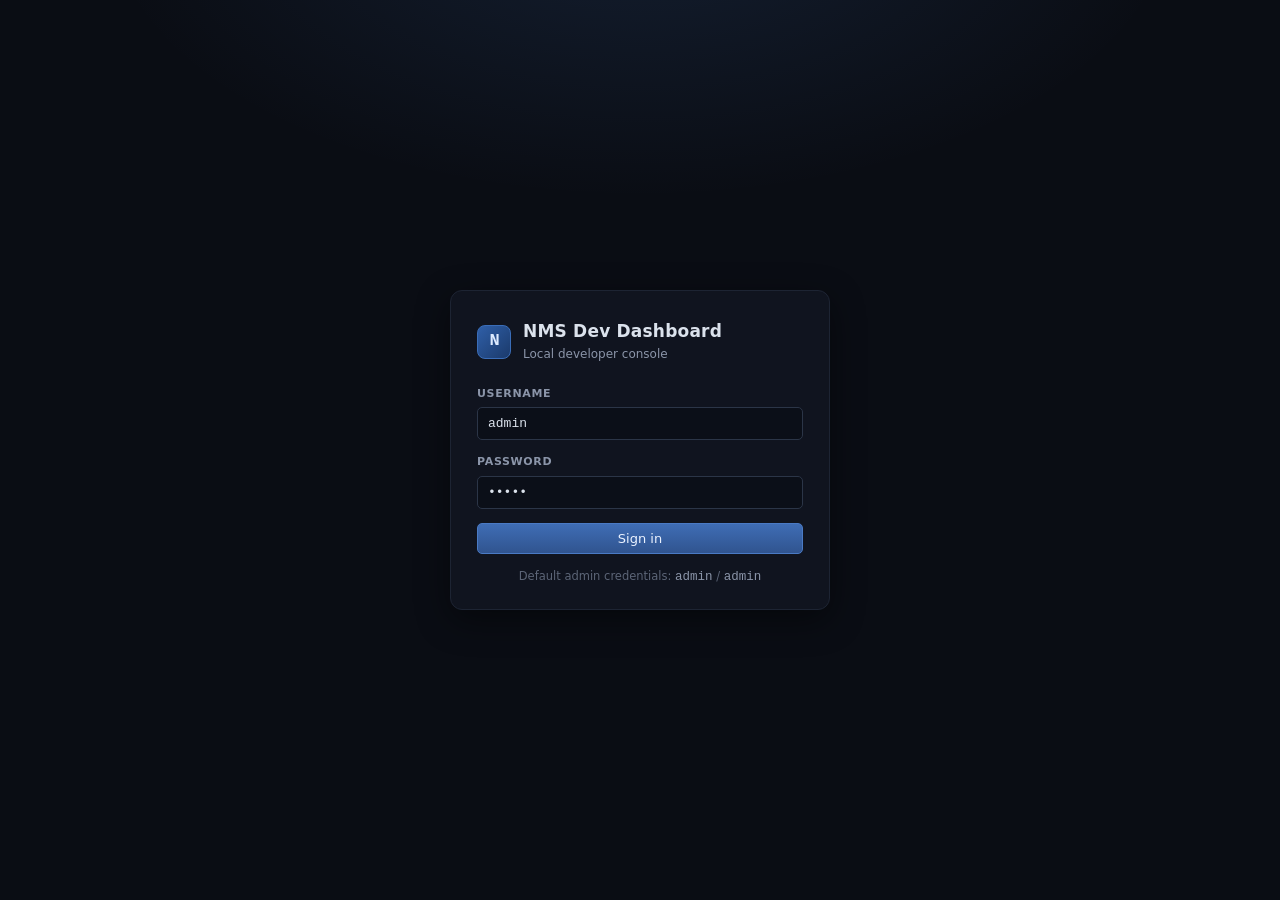
<file: web/index.html>
<!DOCTYPE html>
<html lang="en">
<head>
<meta charset="utf-8">
<meta name="viewport" content="width=device-width, initial-scale=1">
<meta name="color-scheme" content="dark">
<title>NMS Dev Dashboard</title>
<link rel="stylesheet" href="styles.css">
</head>
<body>

  <!-- ======================= Login ======================= -->
  <section id="login-view" class="login-view">
    <form id="login-form" class="login-card" autocomplete="on">
      <div class="login-brand">
        <span class="logo-mark" aria-hidden="true">N</span>
        <div>
          <h1 class="login-title">NMS Dev Dashboard</h1>
          <p class="login-sub">Local developer console</p>
        </div>
      </div>
      <label class="field">
        <span class="field-label">Username</span>
        <input id="login-username" type="text" name="username" value="admin"
               required spellcheck="false" autocomplete="username">
      </label>
      <label class="field">
        <span class="field-label">Password</span>
        <input id="login-password" type="password" name="password" value="admin"
               required autocomplete="current-password">
      </label>
      <div id="login-error" class="login-error" role="alert" hidden></div>
      <button id="login-submit" class="btn btn-primary btn-block" type="submit">Sign in</button>
      <p class="login-hint">Default admin credentials: <code>admin</code> / <code>admin</code></p>
    </form>
  </section>

  <!-- ======================= App ======================= -->
  <div id="app-view" hidden>
    <nav class="topbar">
      <div class="topbar-inner">
        <div class="brand">
          <span class="logo-mark" aria-hidden="true">N</span>
          <span class="brand-name">NMS Dev Dashboard</span>
        </div>
        <div class="nav-tabs" role="tablist">
          <button class="nav-tab is-active" data-view="topology" type="button" role="tab">Topology</button>
          <button class="nav-tab" data-view="traces" type="button" role="tab">Traces</button>
          <button class="nav-tab" data-view="explorer" type="button" role="tab">API Explorer</button>
        </div>
        <div class="topbar-right">
          <span id="live-pill" class="live-pill" title="Backend connection status">
            <span class="live-dot"></span><span id="live-label">connecting</span>
          </span>
          <button id="logout-btn" class="btn btn-ghost" type="button">Log out</button>
        </div>
      </div>
    </nav>

    <main class="main">
      <section id="view-topology" class="view" data-view-panel="topology"></section>
      <section id="view-traces" class="view" data-view-panel="traces" hidden></section>
      <section id="view-explorer" class="view" data-view-panel="explorer" hidden></section>
    </main>
  </div>

  <div id="toast-wrap" class="toast-wrap" aria-live="polite"></div>

  <script src="app.js"></script>
  <script src="topology.js"></script>
  <script src="traces.js"></script>
  <script src="explorer.js"></script>
</body>
</html>
</file>
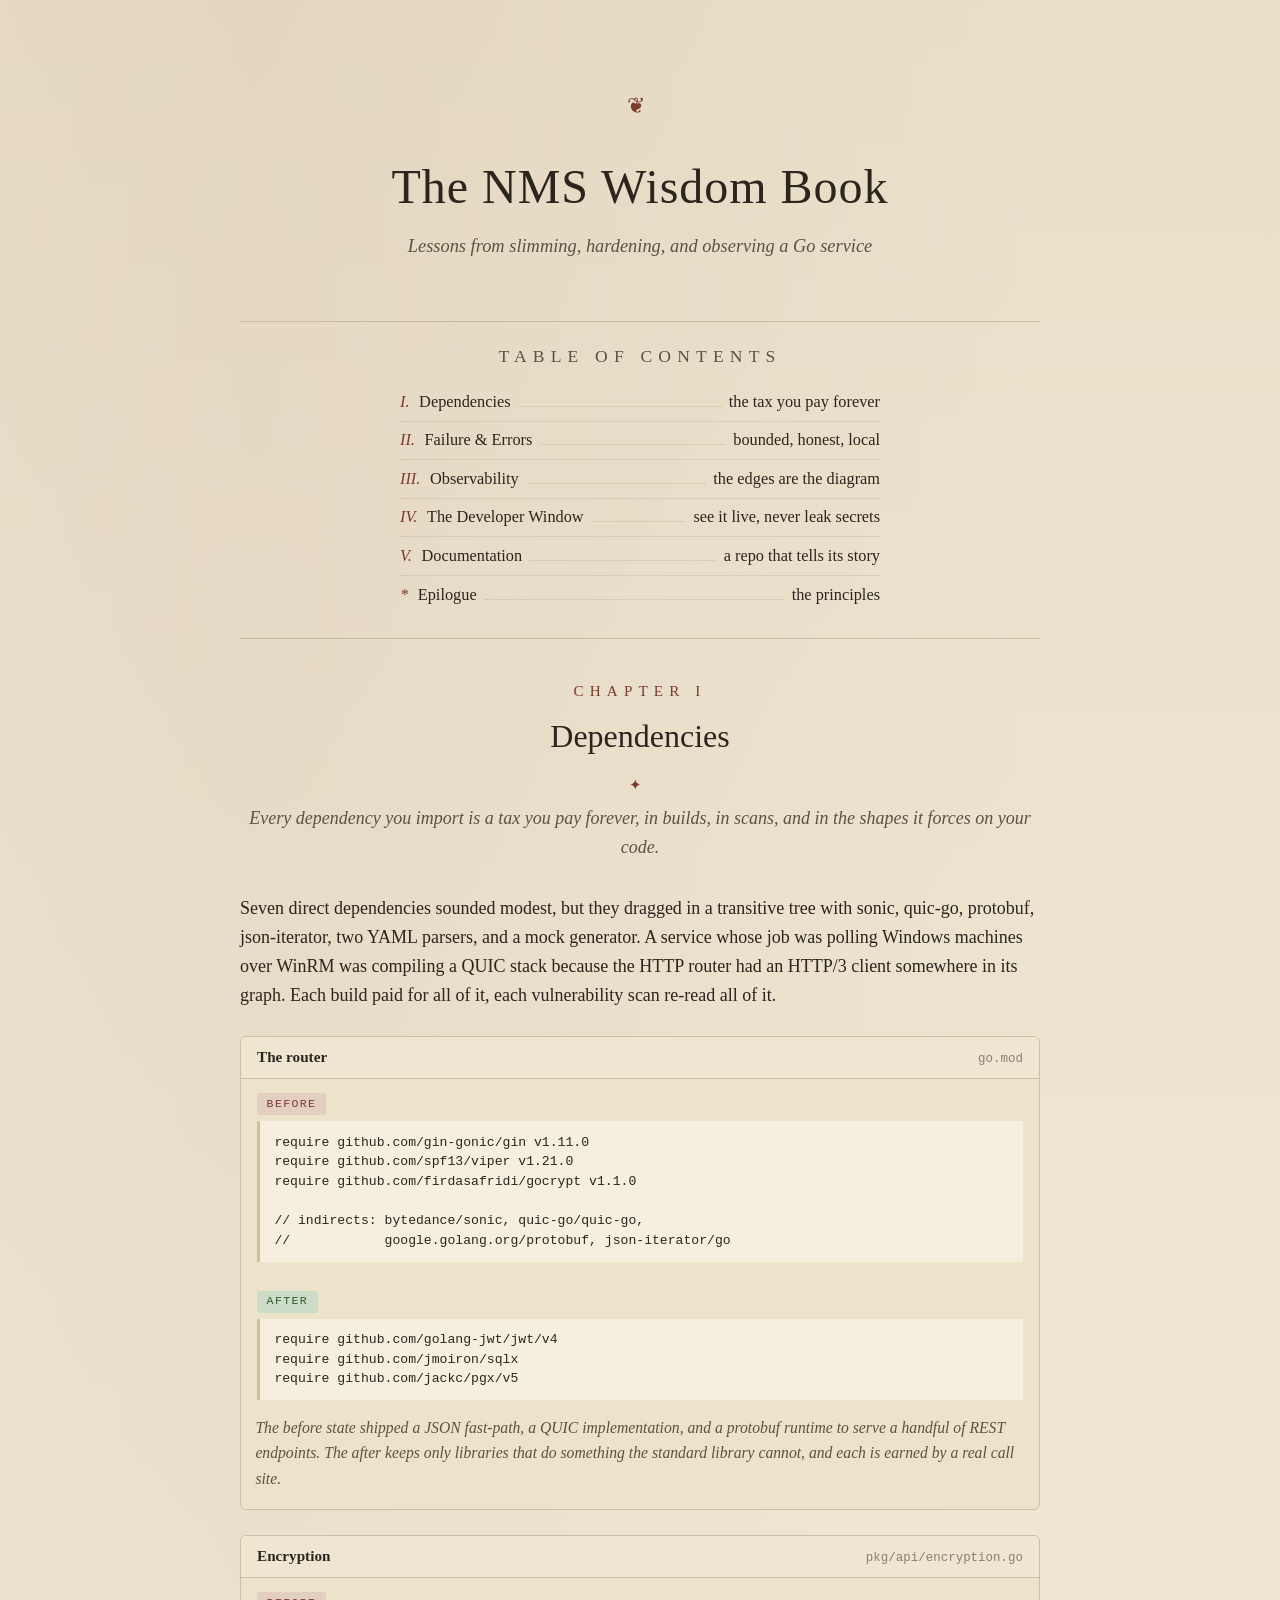
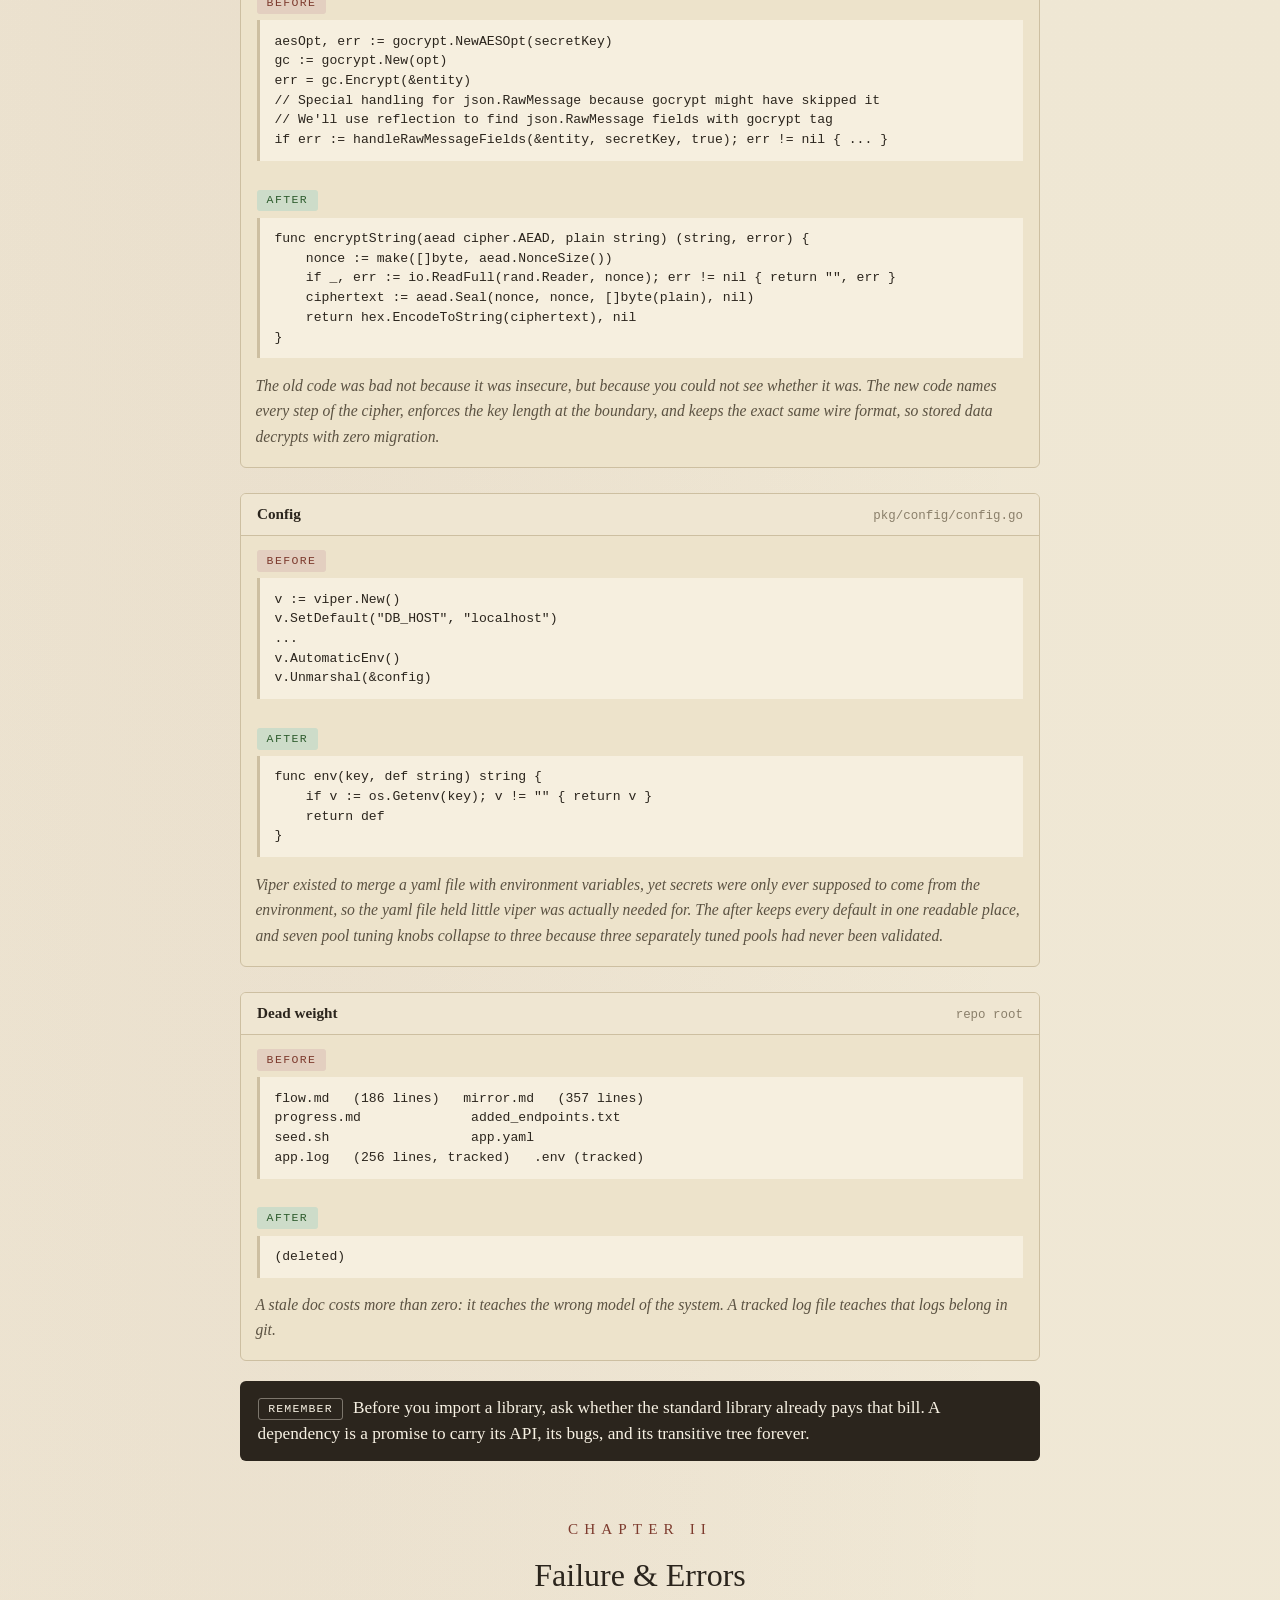
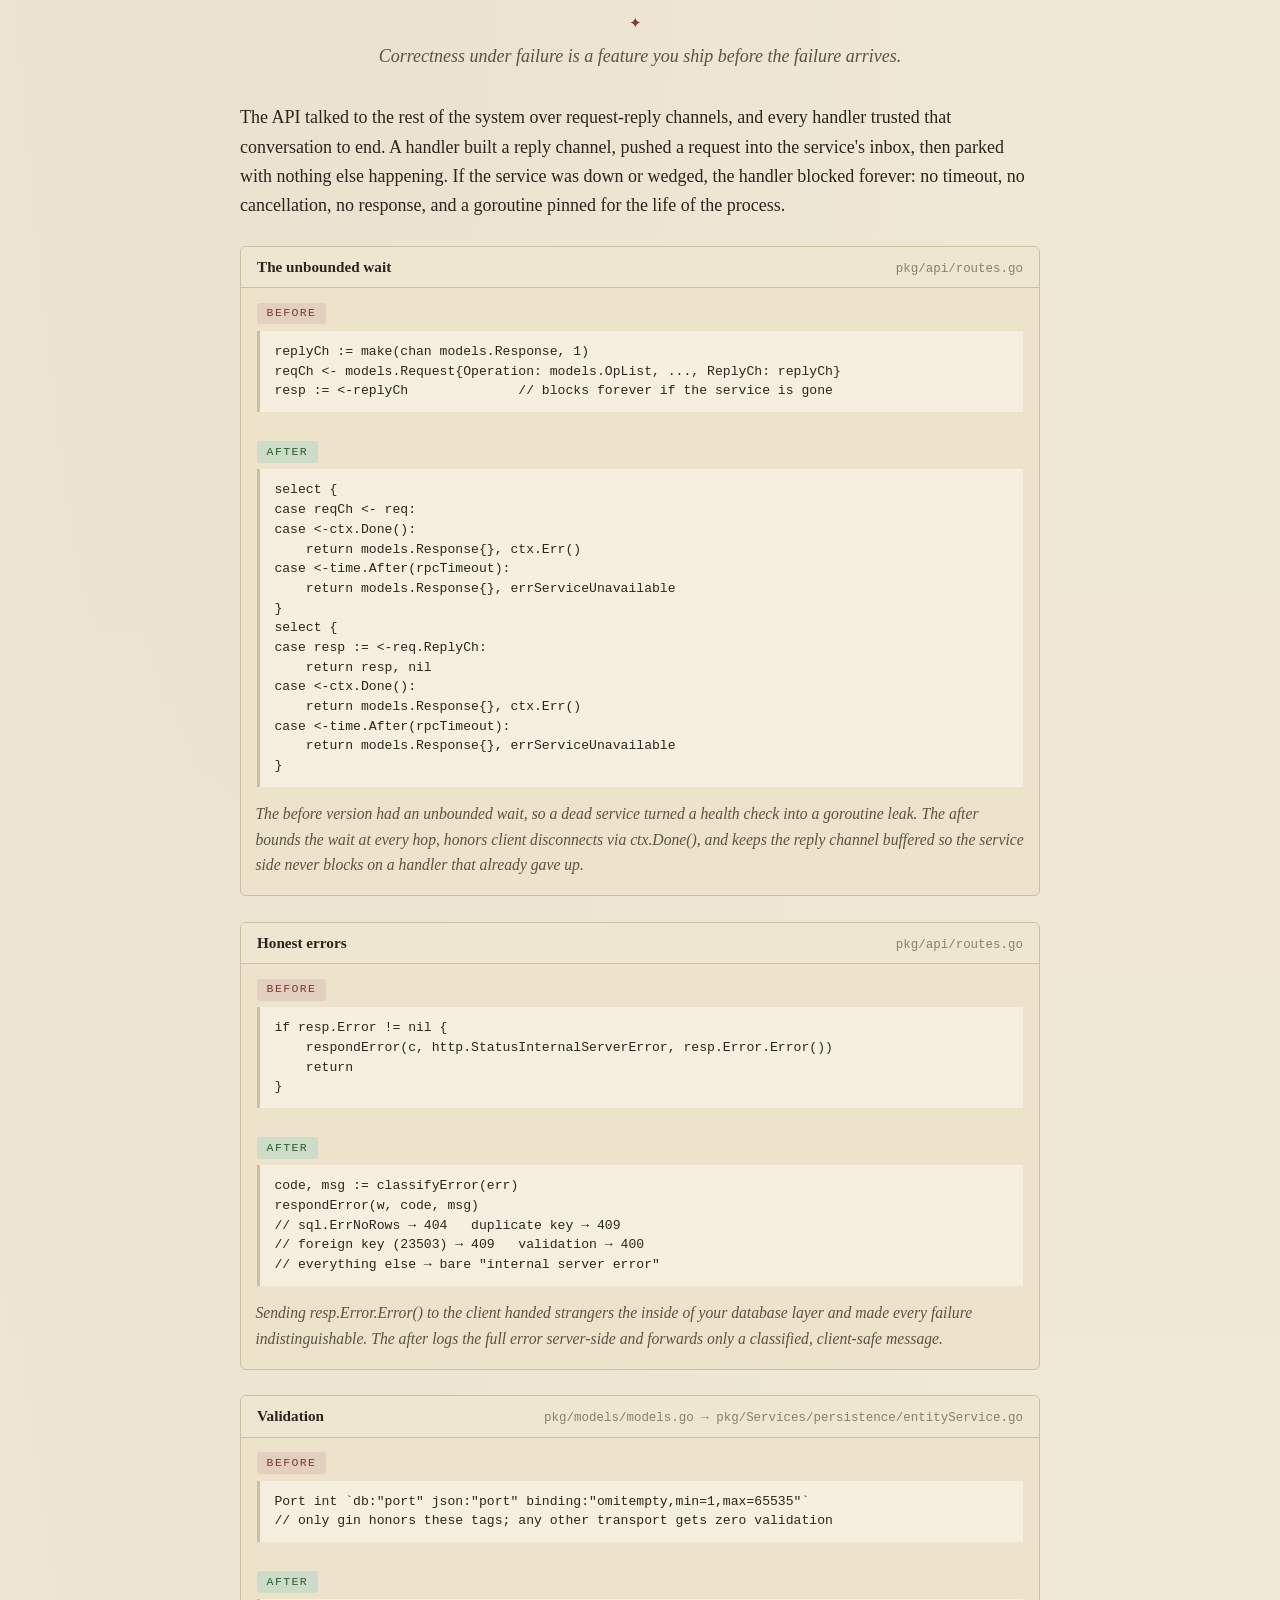
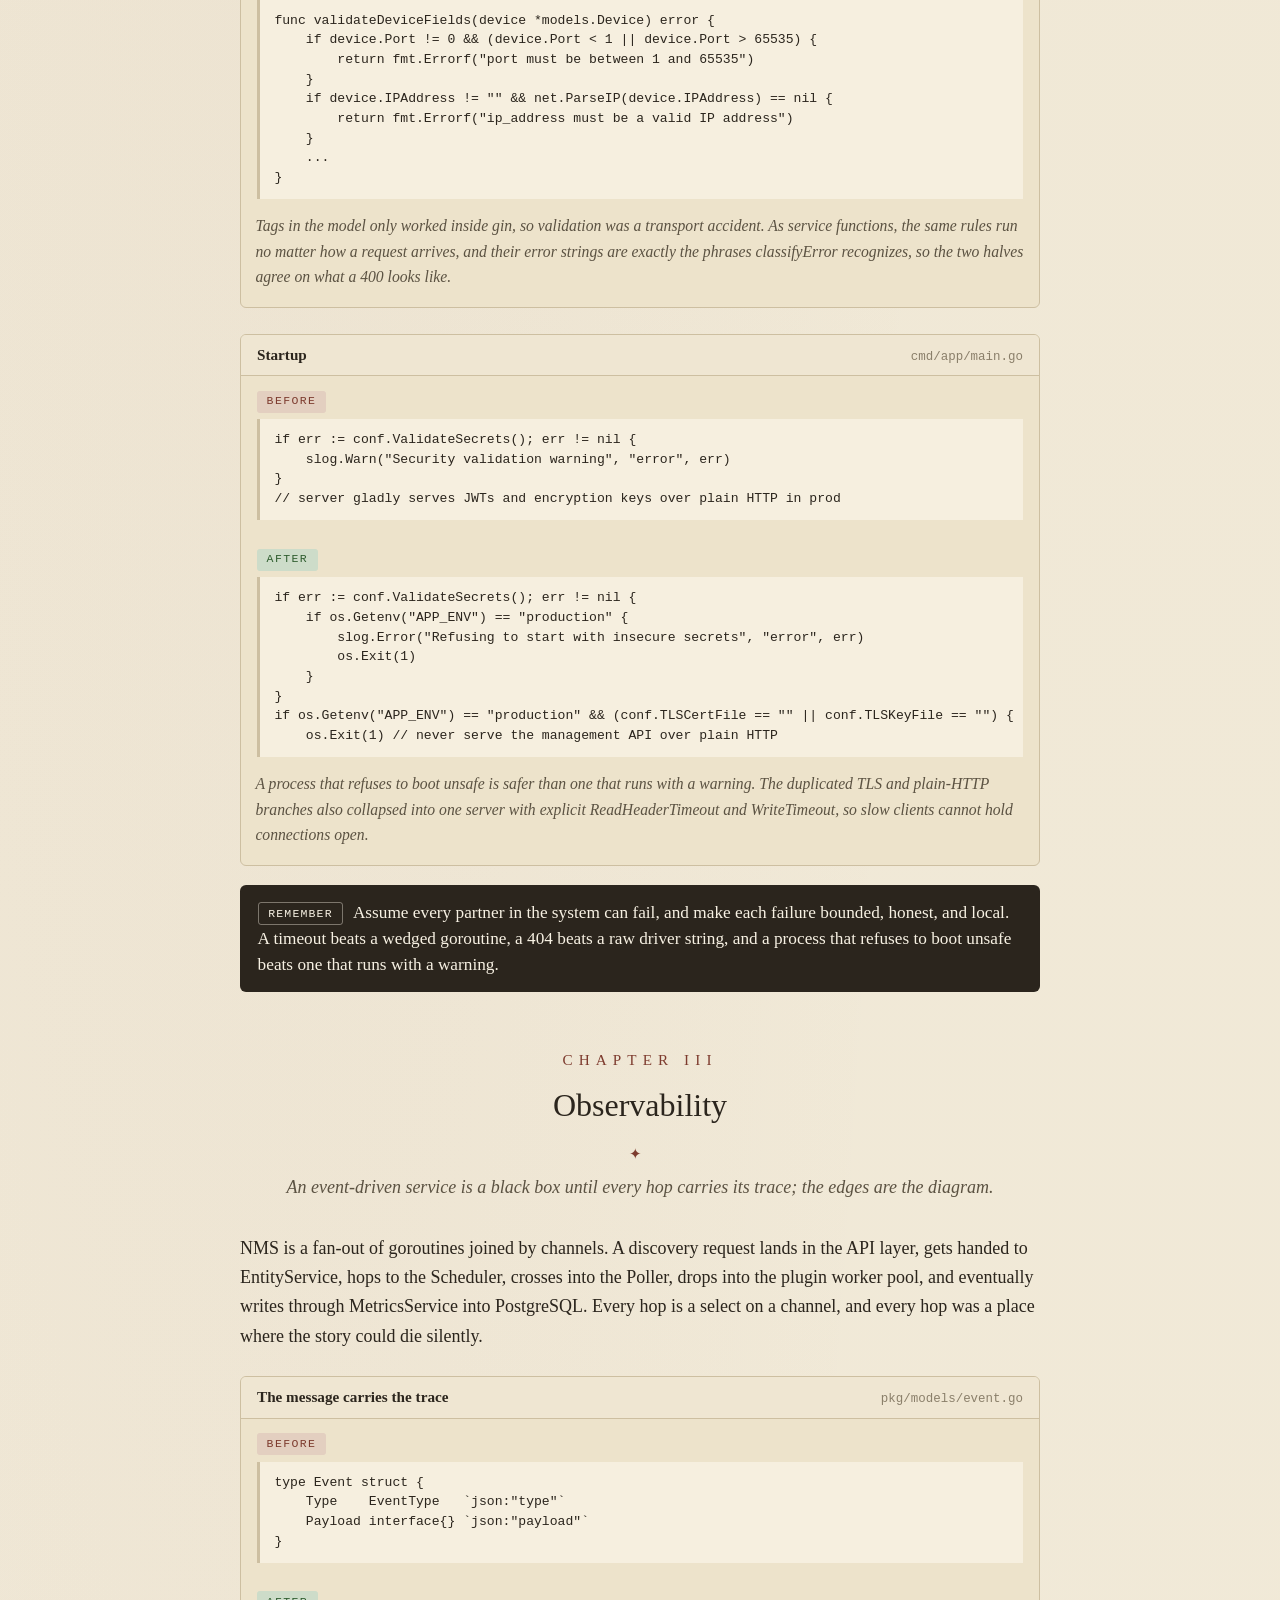
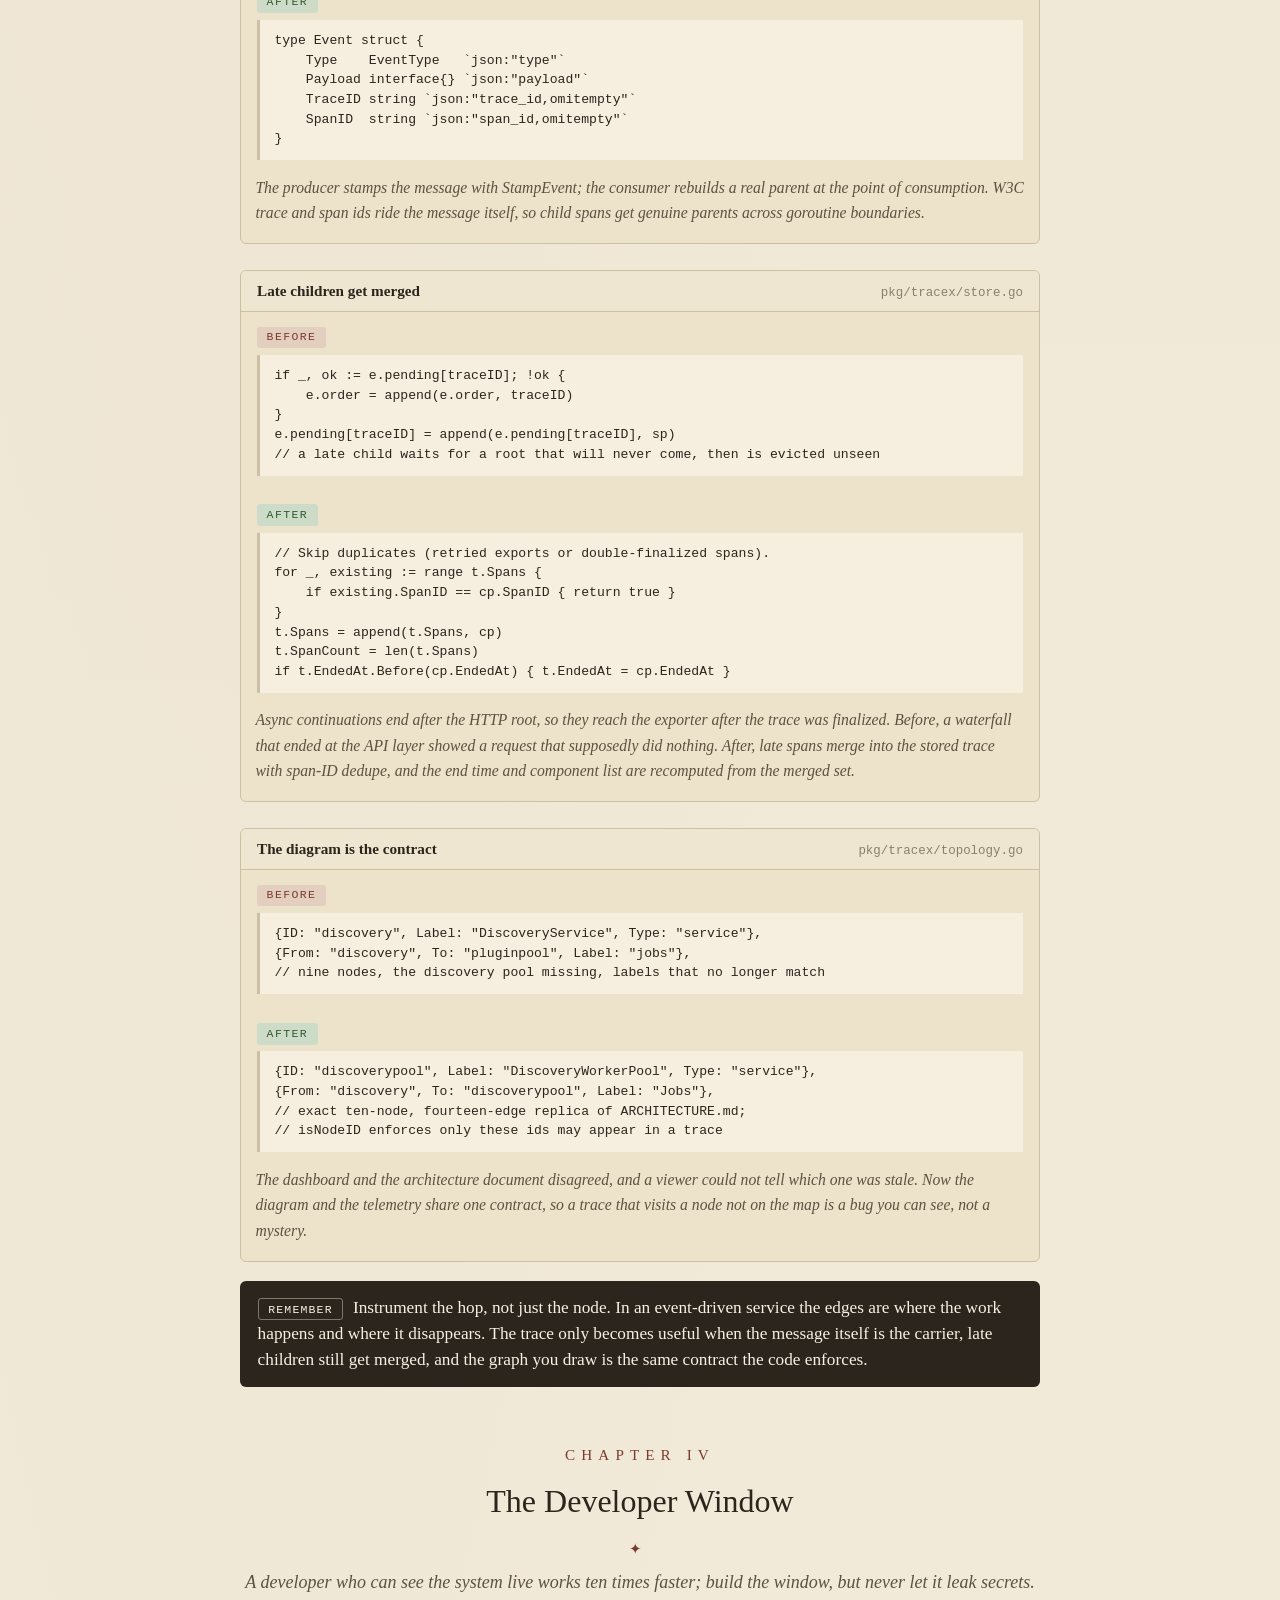
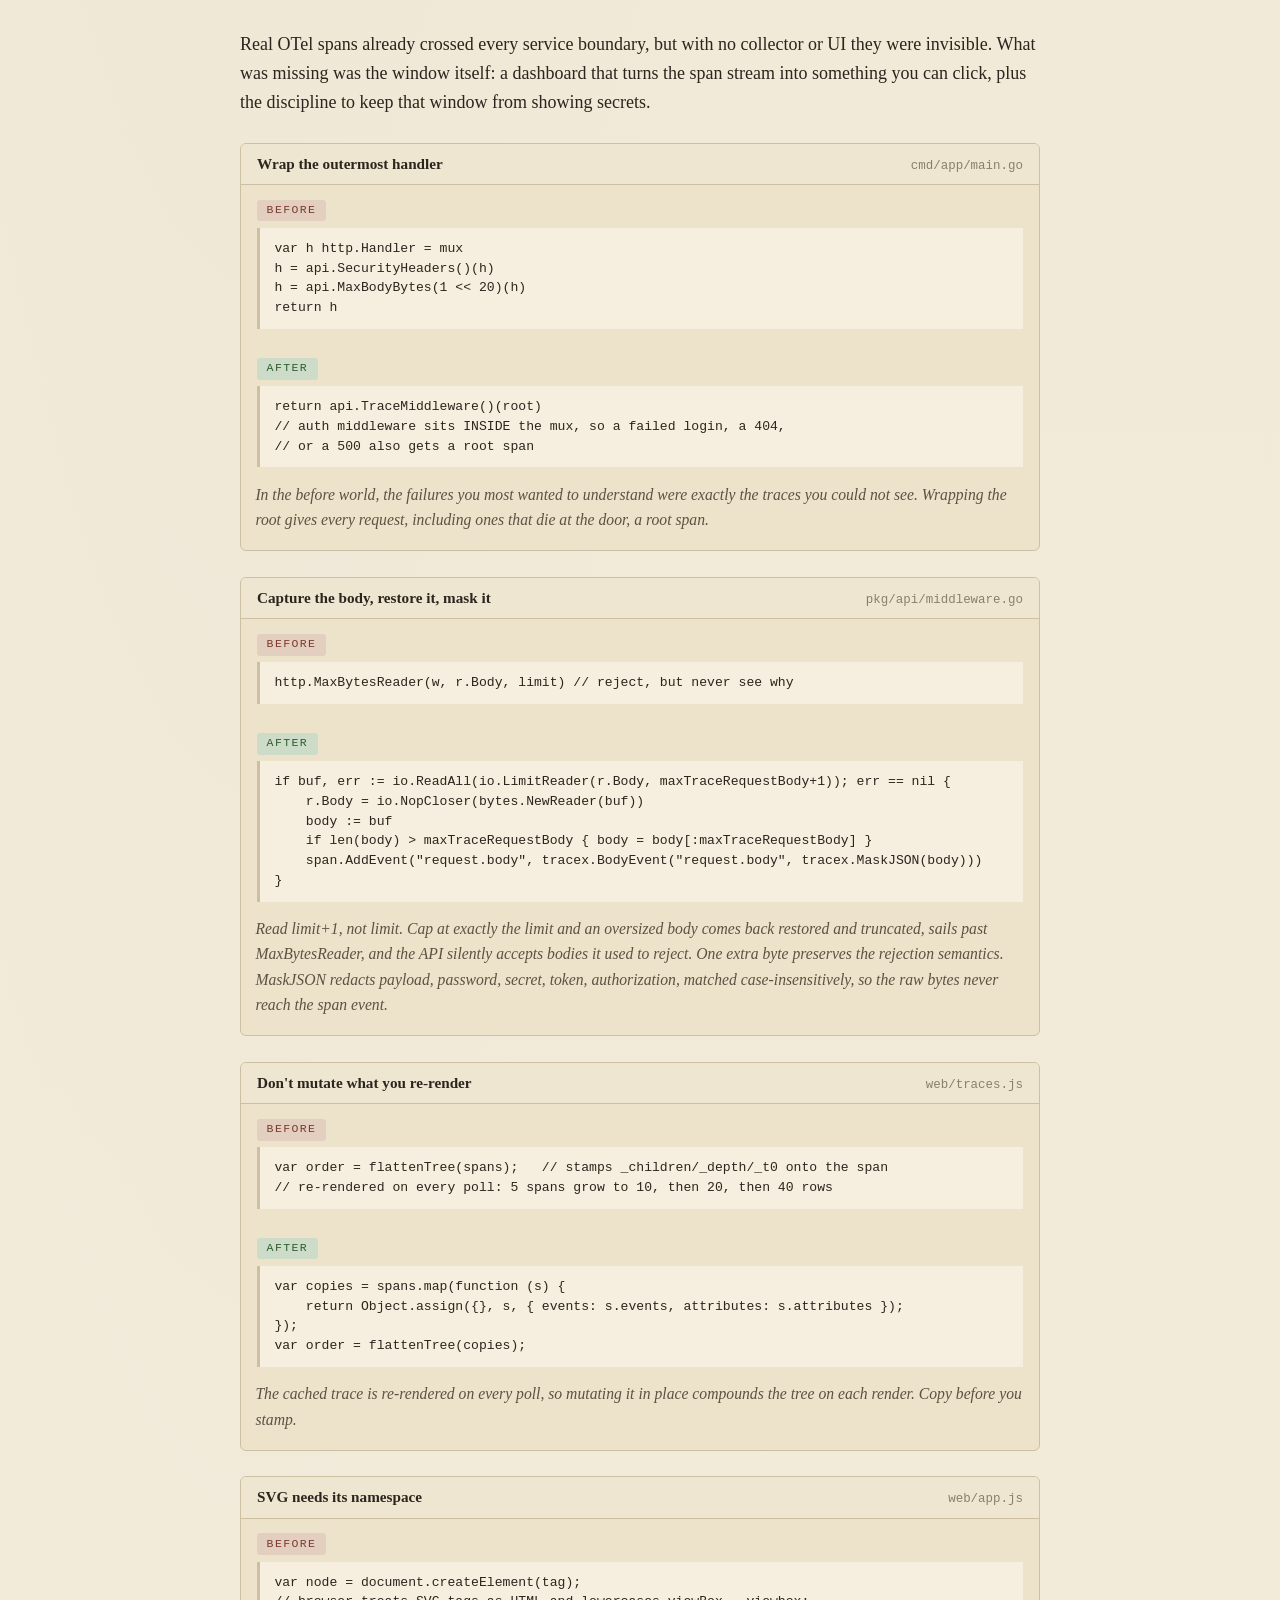
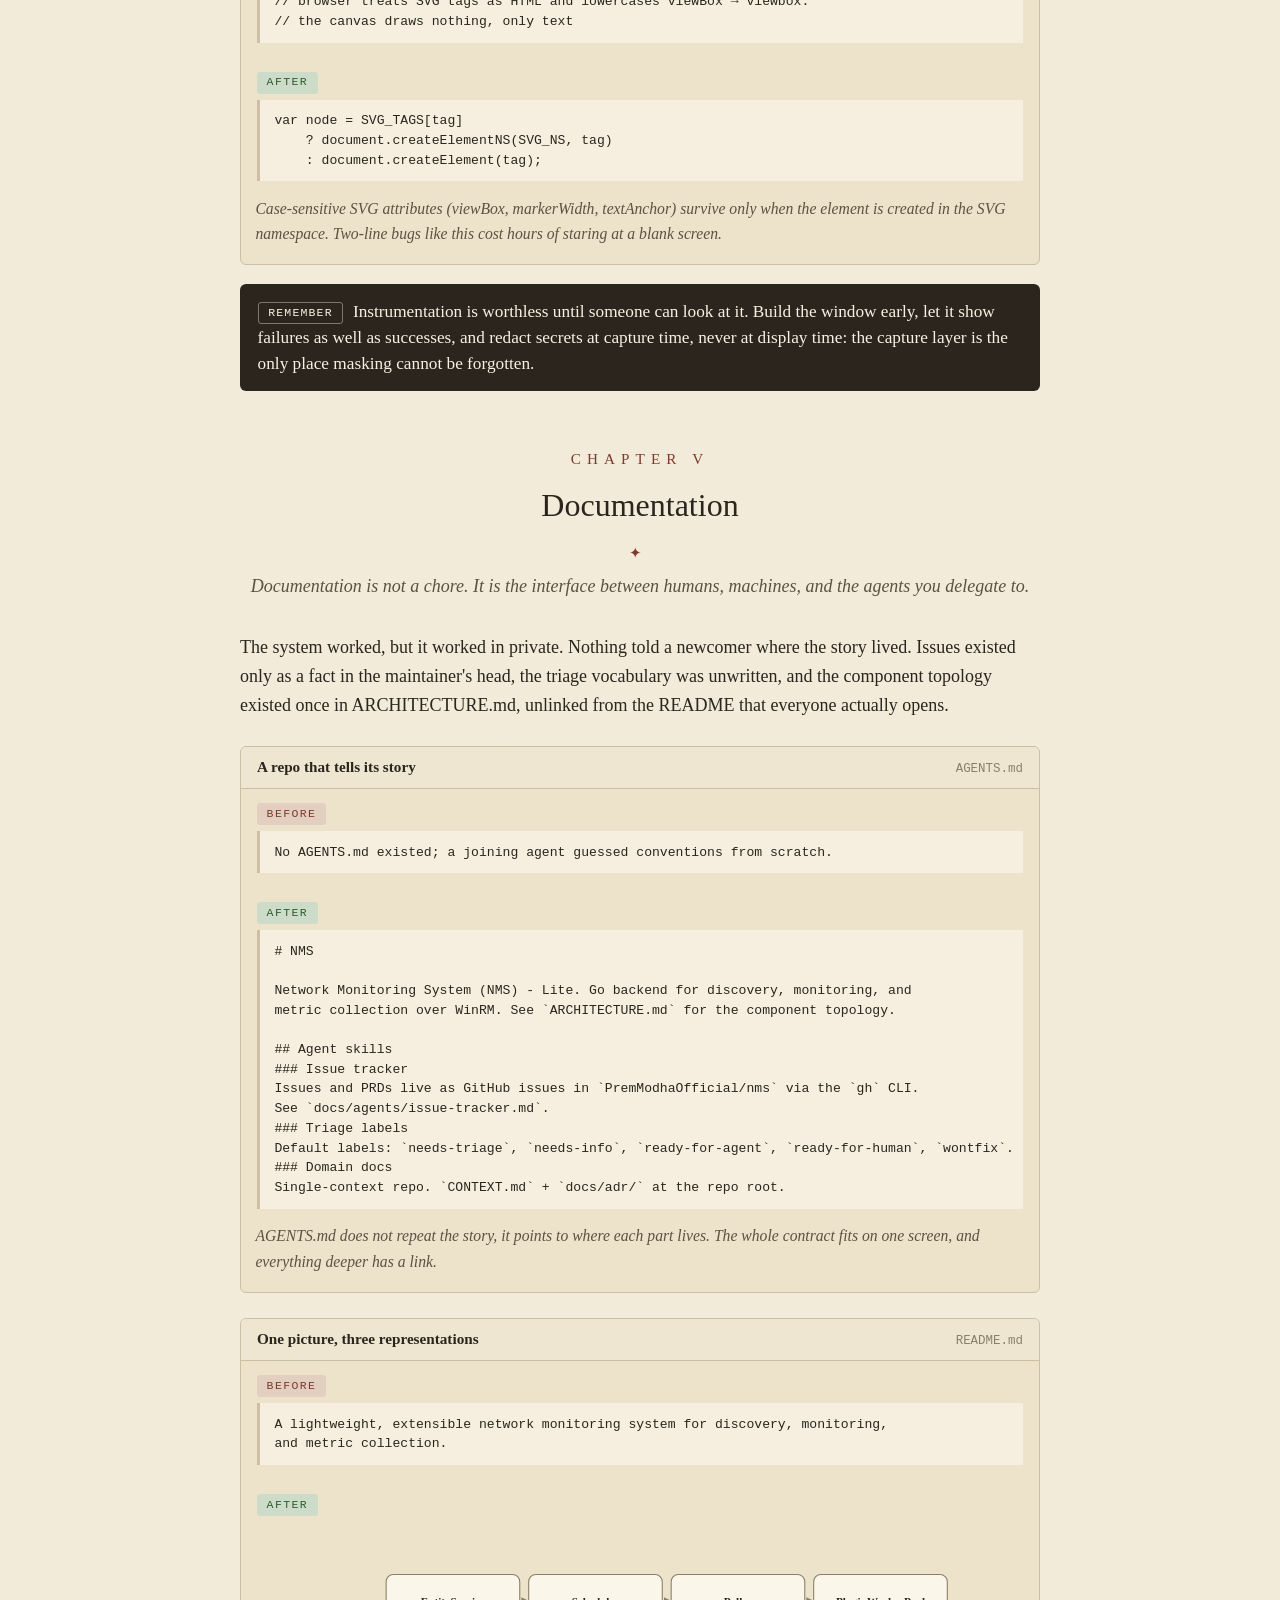
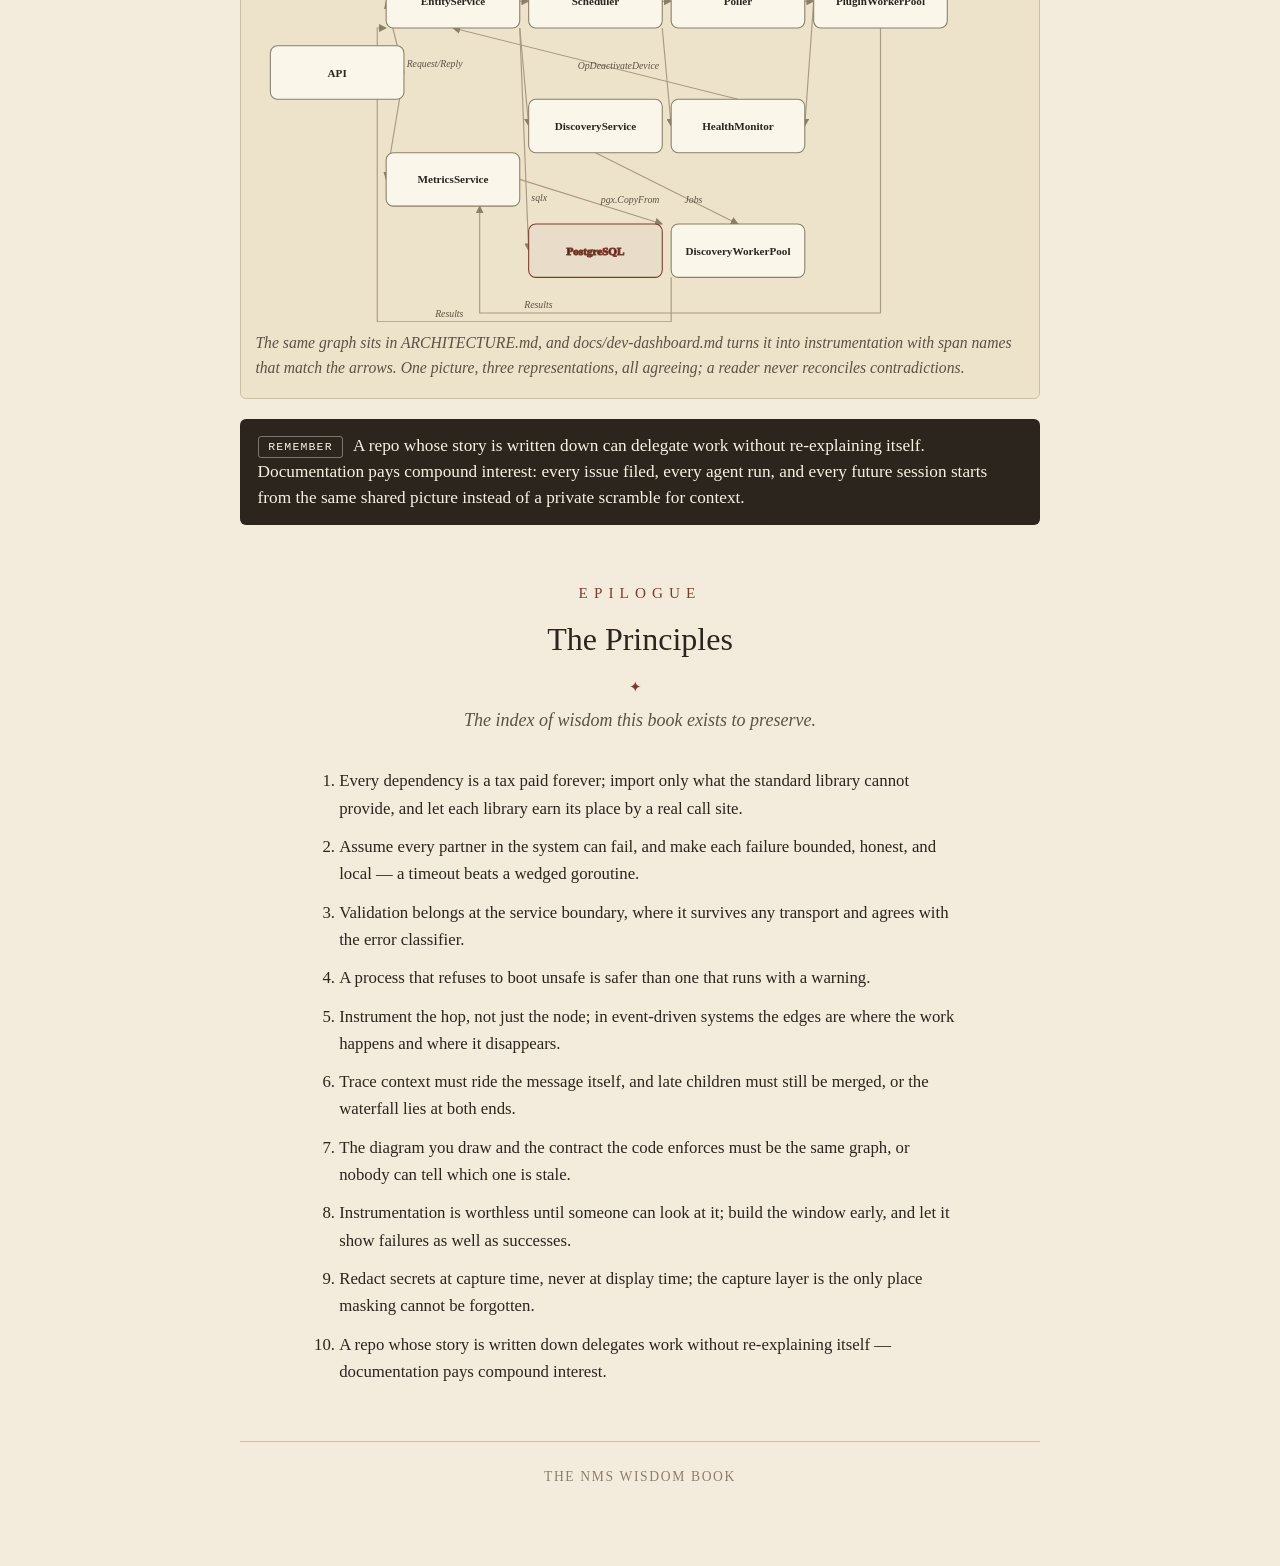
<file: docs/wisdom-book.html>
<!DOCTYPE html>
<html lang="en">
<head>
<meta charset="utf-8">
<meta name="viewport" content="width=device-width, initial-scale=1">
<title>The NMS Wisdom Book</title>
<style>
  :root {
    --paper: #f7f1e3;
    --paper-deep: #efe6d2;
    --plate-bg: #ede3cb;
    --plate-border: #cdbfa1;
    --ink: #2b251d;
    --ink-soft: #5b5242;
    --ink-faint: #8a7f6a;
    --rule: #c9bda3;
    --accent: #7d3b2e;
  }

  * { box-sizing: border-box; }

  html { -webkit-text-size-adjust: 100%; }

  body {
    margin: 0;
    padding: 2.5rem 1rem 4rem;
    background:
      radial-gradient(ellipse at 20% 0%, rgba(125, 59, 46, 0.05), transparent 55%),
      linear-gradient(180deg, #e9dfc9 0%, #efe7d4 12%, #f3ecdc 100%);
    color: var(--ink);
    font-family: Georgia, 'Iowan Old Style', 'Palatino Linotype', Palatino, 'Times New Roman', serif;
    line-height: 1.62;
    font-size: 18px;
    -webkit-font-smoothing: antialiased;
  }

  .book {
    max-width: 800px;
    margin: 0 auto;
  }

  .title-page {
    text-align: center;
    padding: 3rem 1rem 2.5rem;
  }

  .title-page .ornament { color: var(--accent); font-size: 1.4rem; letter-spacing: 0.5rem; margin-bottom: 1.5rem; }

  .book-title {
    font-size: 3rem;
    font-weight: normal;
    letter-spacing: 0.02em;
    margin: 0 0 0.4rem;
    color: var(--ink);
  }

  .book-subtitle {
    font-size: 1.15rem;
    font-style: italic;
    color: var(--ink-soft);
    margin: 0 0 1.2rem;
  }

  .provenance {
    font-size: 0.85rem;
    color: var(--ink-faint);
    letter-spacing: 0.08em;
    text-transform: uppercase;
    margin-top: 1.4rem;
  }

  .toc { margin: 0 0 2.5rem; padding: 0 0 1.5rem; border-top: 1px solid var(--rule); border-bottom: 1px solid var(--rule); }
  .toc h2 { text-align: center; font-size: 1.1rem; font-weight: normal; letter-spacing: 0.35em; text-transform: uppercase; color: var(--ink-soft); margin: 1.2rem 0 0.8rem; }
  .toc ol { list-style: none; margin: 0 auto; padding: 0; max-width: 480px; }
  .toc li { display: flex; justify-content: space-between; align-items: baseline; padding: 0.35rem 0; border-bottom: 1px dotted var(--rule); font-size: 1.02rem; }
  .toc li:last-child { border-bottom: none; }
  .toc .num { color: var(--accent); font-style: italic; margin-right: 0.6rem; }
  .toc .dots { flex: 1; border-bottom: 1px dotted var(--rule); margin: 0 0.5rem; }

  .chapter { margin: 0 0 3.5rem; }
  .chapter > .head { text-align: center; margin-bottom: 2rem; }

  .chapter-num {
    font-size: 0.95rem;
    letter-spacing: 0.4em;
    text-transform: uppercase;
    color: var(--accent);
    margin: 0 0 0.5rem;
  }

  .chapter-title {
    font-size: 2rem;
    font-weight: normal;
    margin: 0;
    color: var(--ink);
  }

  .rule-ornament { color: var(--accent); font-size: 0.95rem; letter-spacing: 0.6rem; margin: 0.6rem 0 0.2rem; }

  .chapter-motto {
    font-style: italic;
    color: var(--ink-soft);
    margin: 0.4rem 0 0;
  }

  /* Delta plates: the heart of the book */
  .plate {
    margin: 1.6rem 0 1.2rem;
    border: 1px solid var(--plate-border);
    border-radius: 6px;
    background: var(--plate-bg);
    overflow: hidden;
  }

  .plate-head {
    display: flex;
    justify-content: space-between;
    align-items: baseline;
    padding: 0.5rem 1rem;
    background: var(--paper-deep);
    border-bottom: 1px solid var(--plate-border);
    font-size: 0.95rem;
  }

  .plate-title { font-weight: bold; color: var(--ink); }

  .plate-file {
    font-family: 'SFMono-Regular', Consolas, 'Liberation Mono', Menlo, monospace;
    font-size: 0.78rem;
    color: var(--ink-faint);
  }

  .plate-ba { padding: 0 1rem; }

  .ba-label {
    display: inline-block;
    margin: 0.9rem 0 0.4rem;
    padding: 0.1rem 0.6rem;
    border-radius: 3px;
    font-family: 'SFMono-Regular', Consolas, 'Liberation Mono', Menlo, monospace;
    font-size: 0.72rem;
    letter-spacing: 0.12em;
    text-transform: uppercase;
  }

  .ba-before .ba-label { background: #e3cfc0; color: #7d3b2e; }
  .ba-after .ba-label { background: #cddcc9; color: #2f5d2f; }

  pre {
    margin: 0 0 0.9rem;
    padding: 0.7rem 0.9rem;
    background: rgba(255, 250, 240, 0.55);
    border-left: 3px solid var(--plate-border);
    font-family: 'SFMono-Regular', Consolas, 'Liberation Mono', Menlo, monospace;
    font-size: 0.82rem;
    line-height: 1.5;
    overflow-x: auto;
    white-space: pre;
    color: var(--ink);
  }

  .why {
    margin: 0.4rem 0 1.1rem;
    padding: 0 0.9rem;
    color: var(--ink-soft);
    font-style: italic;
    font-size: 0.98rem;
  }

  .remember {
    margin: 1.2rem 0 0.4rem;
    padding: 0.9rem 1.1rem;
    background: var(--ink);
    color: var(--paper);
    border-radius: 6px;
    font-size: 1.08rem;
    line-height: 1.5;
  }

  .remember .tag {
    display: inline-block;
    margin-right: 0.6rem;
    padding: 0.1rem 0.6rem;
    border: 1px solid rgba(247, 241, 227, 0.4);
    border-radius: 3px;
    font-family: 'SFMono-Regular', Consolas, 'Liberation Mono', Menlo, monospace;
    font-size: 0.72rem;
    letter-spacing: 0.1em;
    text-transform: uppercase;
    color: var(--paper);
    vertical-align: middle;
  }

  .principles ol { max-width: 640px; margin: 1.2rem auto; padding-left: 1.2rem; }
  .principles li { margin: 0.7rem 0; font-size: 1.05rem; }

  .colophon {
    text-align: center;
    color: var(--ink-faint);
    font-size: 0.85rem;
    letter-spacing: 0.12em;
    text-transform: uppercase;
    margin-top: 3rem;
    padding-top: 1.5rem;
    border-top: 1px solid var(--rule);
  }

  @media (max-width: 640px) {
    body { font-size: 16px; padding-top: 1.5rem; }
    .book-title { font-size: 2.2rem; }
    .chapter-title { font-size: 1.6rem; }
  }
</style>
</head>
<body>
<div class="book">

  <section class="title-page" aria-label="Title page">
    <div class="ornament" aria-hidden="true">❦</div>
    <h1 class="book-title">The NMS Wisdom Book</h1>
    <p class="book-subtitle">Lessons from slimming, hardening, and observing a Go service</p>
  </section>

  <nav class="toc" aria-label="Table of contents">
    <h2>Table of Contents</h2>
    <ol>
      <li><span class="num">I.</span>Dependencies<span class="dots"></span><span>the tax you pay forever</span></li>
      <li><span class="num">II.</span>Failure &amp; Errors<span class="dots"></span><span>bounded, honest, local</span></li>
      <li><span class="num">III.</span>Observability<span class="dots"></span><span>the edges are the diagram</span></li>
      <li><span class="num">IV.</span>The Developer Window<span class="dots"></span><span>see it live, never leak secrets</span></li>
      <li><span class="num">V.</span>Documentation<span class="dots"></span><span>a repo that tells its story</span></li>
      <li><span class="num">*</span>Epilogue<span class="dots"></span><span>the principles</span></li>
    </ol>
  </nav>

  <section class="chapter" id="ch1" aria-labelledby="ch1-title">
    <div class="head">
      <p class="chapter-num">Chapter I</p>
      <h2 class="chapter-title" id="ch1-title">Dependencies</h2>
      <div class="rule-ornament" aria-hidden="true">✦</div>
      <p class="chapter-motto">Every dependency you import is a tax you pay forever, in builds, in scans, and in the shapes it forces on your code.</p>
    </div>

    <p>Seven direct dependencies sounded modest, but they dragged in a transitive tree with sonic, quic-go, protobuf, json-iterator, two YAML parsers, and a mock generator. A service whose job was polling Windows machines over WinRM was compiling a QUIC stack because the HTTP router had an HTTP/3 client somewhere in its graph. Each build paid for all of it, each vulnerability scan re-read all of it.</p>

    <div class="plate">
      <div class="plate-head"><span class="plate-title">The router</span><span class="plate-file">go.mod</span></div>
      <div class="plate-ba ba-before"><span class="ba-label">Before</span>
<pre>require github.com/gin-gonic/gin v1.11.0
require github.com/spf13/viper v1.21.0
require github.com/firdasafridi/gocrypt v1.1.0

// indirects: bytedance/sonic, quic-go/quic-go,
//            google.golang.org/protobuf, json-iterator/go</pre>
      </div>
      <div class="plate-ba ba-after"><span class="ba-label">After</span>
<pre>require github.com/golang-jwt/jwt/v4
require github.com/jmoiron/sqlx
require github.com/jackc/pgx/v5</pre>
      </div>
      <p class="why">The before state shipped a JSON fast-path, a QUIC implementation, and a protobuf runtime to serve a handful of REST endpoints. The after keeps only libraries that do something the standard library cannot, and each is earned by a real call site.</p>
    </div>

    <div class="plate">
      <div class="plate-head"><span class="plate-title">Encryption</span><span class="plate-file">pkg/api/encryption.go</span></div>
      <div class="plate-ba ba-before"><span class="ba-label">Before</span>
<pre>aesOpt, err := gocrypt.NewAESOpt(secretKey)
gc := gocrypt.New(opt)
err = gc.Encrypt(&entity)
// Special handling for json.RawMessage because gocrypt might have skipped it
// We'll use reflection to find json.RawMessage fields with gocrypt tag
if err := handleRawMessageFields(&entity, secretKey, true); err != nil { ... }</pre>
      </div>
      <div class="plate-ba ba-after"><span class="ba-label">After</span>
<pre>func encryptString(aead cipher.AEAD, plain string) (string, error) {
    nonce := make([]byte, aead.NonceSize())
    if _, err := io.ReadFull(rand.Reader, nonce); err != nil { return "", err }
    ciphertext := aead.Seal(nonce, nonce, []byte(plain), nil)
    return hex.EncodeToString(ciphertext), nil
}</pre>
      </div>
      <p class="why">The old code was bad not because it was insecure, but because you could not see whether it was. The new code names every step of the cipher, enforces the key length at the boundary, and keeps the exact same wire format, so stored data decrypts with zero migration.</p>
    </div>

    <div class="plate">
      <div class="plate-head"><span class="plate-title">Config</span><span class="plate-file">pkg/config/config.go</span></div>
      <div class="plate-ba ba-before"><span class="ba-label">Before</span>
<pre>v := viper.New()
v.SetDefault("DB_HOST", "localhost")
...
v.AutomaticEnv()
v.Unmarshal(&config)</pre>
      </div>
      <div class="plate-ba ba-after"><span class="ba-label">After</span>
<pre>func env(key, def string) string {
    if v := os.Getenv(key); v != "" { return v }
    return def
}</pre>
      </div>
      <p class="why">Viper existed to merge a yaml file with environment variables, yet secrets were only ever supposed to come from the environment, so the yaml file held little viper was actually needed for. The after keeps every default in one readable place, and seven pool tuning knobs collapse to three because three separately tuned pools had never been validated.</p>
    </div>

    <div class="plate">
      <div class="plate-head"><span class="plate-title">Dead weight</span><span class="plate-file">repo root</span></div>
      <div class="plate-ba ba-before"><span class="ba-label">Before</span>
<pre>flow.md   (186 lines)   mirror.md   (357 lines)
progress.md              added_endpoints.txt
seed.sh                  app.yaml
app.log   (256 lines, tracked)   .env (tracked)</pre>
      </div>
      <div class="plate-ba ba-after"><span class="ba-label">After</span>
<pre>(deleted)</pre>
      </div>
      <p class="why">A stale doc costs more than zero: it teaches the wrong model of the system. A tracked log file teaches that logs belong in git.</p>
    </div>

    <div class="remember"><span class="tag">Remember</span>Before you import a library, ask whether the standard library already pays that bill. A dependency is a promise to carry its API, its bugs, and its transitive tree forever.</div>
  </section>

  <section class="chapter" id="ch2" aria-labelledby="ch2-title">
    <div class="head">
      <p class="chapter-num">Chapter II</p>
      <h2 class="chapter-title" id="ch2-title">Failure &amp; Errors</h2>
      <div class="rule-ornament" aria-hidden="true">✦</div>
      <p class="chapter-motto">Correctness under failure is a feature you ship before the failure arrives.</p>
    </div>

    <p>The API talked to the rest of the system over request-reply channels, and every handler trusted that conversation to end. A handler built a reply channel, pushed a request into the service's inbox, then parked with nothing else happening. If the service was down or wedged, the handler blocked forever: no timeout, no cancellation, no response, and a goroutine pinned for the life of the process.</p>

    <div class="plate">
      <div class="plate-head"><span class="plate-title">The unbounded wait</span><span class="plate-file">pkg/api/routes.go</span></div>
      <div class="plate-ba ba-before"><span class="ba-label">Before</span>
<pre>replyCh := make(chan models.Response, 1)
reqCh &lt;- models.Request{Operation: models.OpList, ..., ReplyCh: replyCh}
resp := &lt;-replyCh              // blocks forever if the service is gone</pre>
      </div>
      <div class="plate-ba ba-after"><span class="ba-label">After</span>
<pre>select {
case reqCh &lt;- req:
case &lt;-ctx.Done():
    return models.Response{}, ctx.Err()
case &lt;-time.After(rpcTimeout):
    return models.Response{}, errServiceUnavailable
}
select {
case resp := &lt;-req.ReplyCh:
    return resp, nil
case &lt;-ctx.Done():
    return models.Response{}, ctx.Err()
case &lt;-time.After(rpcTimeout):
    return models.Response{}, errServiceUnavailable
}</pre>
      </div>
      <p class="why">The before version had an unbounded wait, so a dead service turned a health check into a goroutine leak. The after bounds the wait at every hop, honors client disconnects via ctx.Done(), and keeps the reply channel buffered so the service side never blocks on a handler that already gave up.</p>
    </div>

    <div class="plate">
      <div class="plate-head"><span class="plate-title">Honest errors</span><span class="plate-file">pkg/api/routes.go</span></div>
      <div class="plate-ba ba-before"><span class="ba-label">Before</span>
<pre>if resp.Error != nil {
    respondError(c, http.StatusInternalServerError, resp.Error.Error())
    return
}</pre>
      </div>
      <div class="plate-ba ba-after"><span class="ba-label">After</span>
<pre>code, msg := classifyError(err)
respondError(w, code, msg)
// sql.ErrNoRows → 404   duplicate key → 409
// foreign key (23503) → 409   validation → 400
// everything else → bare "internal server error"</pre>
      </div>
      <p class="why">Sending resp.Error.Error() to the client handed strangers the inside of your database layer and made every failure indistinguishable. The after logs the full error server-side and forwards only a classified, client-safe message.</p>
    </div>

    <div class="plate">
      <div class="plate-head"><span class="plate-title">Validation</span><span class="plate-file">pkg/models/models.go → pkg/Services/persistence/entityService.go</span></div>
      <div class="plate-ba ba-before"><span class="ba-label">Before</span>
<pre>Port int `db:"port" json:"port" binding:"omitempty,min=1,max=65535"`
// only gin honors these tags; any other transport gets zero validation</pre>
      </div>
      <div class="plate-ba ba-after"><span class="ba-label">After</span>
<pre>func validateDeviceFields(device *models.Device) error {
    if device.Port != 0 && (device.Port &lt; 1 || device.Port &gt; 65535) {
        return fmt.Errorf("port must be between 1 and 65535")
    }
    if device.IPAddress != "" &amp;&amp; net.ParseIP(device.IPAddress) == nil {
        return fmt.Errorf("ip_address must be a valid IP address")
    }
    ...
}</pre>
      </div>
      <p class="why">Tags in the model only worked inside gin, so validation was a transport accident. As service functions, the same rules run no matter how a request arrives, and their error strings are exactly the phrases classifyError recognizes, so the two halves agree on what a 400 looks like.</p>
    </div>

    <div class="plate">
      <div class="plate-head"><span class="plate-title">Startup</span><span class="plate-file">cmd/app/main.go</span></div>
      <div class="plate-ba ba-before"><span class="ba-label">Before</span>
<pre>if err := conf.ValidateSecrets(); err != nil {
    slog.Warn("Security validation warning", "error", err)
}
// server gladly serves JWTs and encryption keys over plain HTTP in prod</pre>
      </div>
      <div class="plate-ba ba-after"><span class="ba-label">After</span>
<pre>if err := conf.ValidateSecrets(); err != nil {
    if os.Getenv("APP_ENV") == "production" {
        slog.Error("Refusing to start with insecure secrets", "error", err)
        os.Exit(1)
    }
}
if os.Getenv("APP_ENV") == "production" &amp;&amp; (conf.TLSCertFile == "" || conf.TLSKeyFile == "") {
    os.Exit(1) // never serve the management API over plain HTTP</pre>
      </div>
      <p class="why">A process that refuses to boot unsafe is safer than one that runs with a warning. The duplicated TLS and plain-HTTP branches also collapsed into one server with explicit ReadHeaderTimeout and WriteTimeout, so slow clients cannot hold connections open.</p>
    </div>

    <div class="remember"><span class="tag">Remember</span>Assume every partner in the system can fail, and make each failure bounded, honest, and local. A timeout beats a wedged goroutine, a 404 beats a raw driver string, and a process that refuses to boot unsafe beats one that runs with a warning.</div>
  </section>

  <section class="chapter" id="ch3" aria-labelledby="ch3-title">
    <div class="head">
      <p class="chapter-num">Chapter III</p>
      <h2 class="chapter-title" id="ch3-title">Observability</h2>
      <div class="rule-ornament" aria-hidden="true">✦</div>
      <p class="chapter-motto">An event-driven service is a black box until every hop carries its trace; the edges are the diagram.</p>
    </div>

    <p>NMS is a fan-out of goroutines joined by channels. A discovery request lands in the API layer, gets handed to EntityService, hops to the Scheduler, crosses into the Poller, drops into the plugin worker pool, and eventually writes through MetricsService into PostgreSQL. Every hop is a select on a channel, and every hop was a place where the story could die silently.</p>

    <div class="plate">
      <div class="plate-head"><span class="plate-title">The message carries the trace</span><span class="plate-file">pkg/models/event.go</span></div>
      <div class="plate-ba ba-before"><span class="ba-label">Before</span>
<pre>type Event struct {
    Type    EventType   `json:"type"`
    Payload interface{} `json:"payload"`
}</pre>
      </div>
      <div class="plate-ba ba-after"><span class="ba-label">After</span>
<pre>type Event struct {
    Type    EventType   `json:"type"`
    Payload interface{} `json:"payload"`
    TraceID string `json:"trace_id,omitempty"`
    SpanID  string `json:"span_id,omitempty"`
}</pre>
      </div>
      <p class="why">The producer stamps the message with StampEvent; the consumer rebuilds a real parent at the point of consumption. W3C trace and span ids ride the message itself, so child spans get genuine parents across goroutine boundaries.</p>
    </div>

    <div class="plate">
      <div class="plate-head"><span class="plate-title">Late children get merged</span><span class="plate-file">pkg/tracex/store.go</span></div>
      <div class="plate-ba ba-before"><span class="ba-label">Before</span>
<pre>if _, ok := e.pending[traceID]; !ok {
    e.order = append(e.order, traceID)
}
e.pending[traceID] = append(e.pending[traceID], sp)
// a late child waits for a root that will never come, then is evicted unseen</pre>
      </div>
      <div class="plate-ba ba-after"><span class="ba-label">After</span>
<pre>// Skip duplicates (retried exports or double-finalized spans).
for _, existing := range t.Spans {
    if existing.SpanID == cp.SpanID { return true }
}
t.Spans = append(t.Spans, cp)
t.SpanCount = len(t.Spans)
if t.EndedAt.Before(cp.EndedAt) { t.EndedAt = cp.EndedAt }</pre>
      </div>
      <p class="why">Async continuations end after the HTTP root, so they reach the exporter after the trace was finalized. Before, a waterfall that ended at the API layer showed a request that supposedly did nothing. After, late spans merge into the stored trace with span-ID dedupe, and the end time and component list are recomputed from the merged set.</p>
    </div>

    <div class="plate">
      <div class="plate-head"><span class="plate-title">The diagram is the contract</span><span class="plate-file">pkg/tracex/topology.go</span></div>
      <div class="plate-ba ba-before"><span class="ba-label">Before</span>
<pre>{ID: "discovery", Label: "DiscoveryService", Type: "service"},
{From: "discovery", To: "pluginpool", Label: "jobs"},
// nine nodes, the discovery pool missing, labels that no longer match</pre>
      </div>
      <div class="plate-ba ba-after"><span class="ba-label">After</span>
<pre>{ID: "discoverypool", Label: "DiscoveryWorkerPool", Type: "service"},
{From: "discovery", To: "discoverypool", Label: "Jobs"},
// exact ten-node, fourteen-edge replica of ARCHITECTURE.md;
// isNodeID enforces only these ids may appear in a trace</pre>
      </div>
      <p class="why">The dashboard and the architecture document disagreed, and a viewer could not tell which one was stale. Now the diagram and the telemetry share one contract, so a trace that visits a node not on the map is a bug you can see, not a mystery.</p>
    </div>

    <div class="remember"><span class="tag">Remember</span>Instrument the hop, not just the node. In an event-driven service the edges are where the work happens and where it disappears. The trace only becomes useful when the message itself is the carrier, late children still get merged, and the graph you draw is the same contract the code enforces.</div>
  </section>

  <section class="chapter" id="ch4" aria-labelledby="ch4-title">
    <div class="head">
      <p class="chapter-num">Chapter IV</p>
      <h2 class="chapter-title" id="ch4-title">The Developer Window</h2>
      <div class="rule-ornament" aria-hidden="true">✦</div>
      <p class="chapter-motto">A developer who can see the system live works ten times faster; build the window, but never let it leak secrets.</p>
    </div>

    <p>Real OTel spans already crossed every service boundary, but with no collector or UI they were invisible. What was missing was the window itself: a dashboard that turns the span stream into something you can click, plus the discipline to keep that window from showing secrets.</p>

    <div class="plate">
      <div class="plate-head"><span class="plate-title">Wrap the outermost handler</span><span class="plate-file">cmd/app/main.go</span></div>
      <div class="plate-ba ba-before"><span class="ba-label">Before</span>
<pre>var h http.Handler = mux
h = api.SecurityHeaders()(h)
h = api.MaxBodyBytes(1 &lt;&lt; 20)(h)
return h</pre>
      </div>
      <div class="plate-ba ba-after"><span class="ba-label">After</span>
<pre>return api.TraceMiddleware()(root)
// auth middleware sits INSIDE the mux, so a failed login, a 404,
// or a 500 also gets a root span</pre>
      </div>
      <p class="why">In the before world, the failures you most wanted to understand were exactly the traces you could not see. Wrapping the root gives every request, including ones that die at the door, a root span.</p>
    </div>

    <div class="plate">
      <div class="plate-head"><span class="plate-title">Capture the body, restore it, mask it</span><span class="plate-file">pkg/api/middleware.go</span></div>
      <div class="plate-ba ba-before"><span class="ba-label">Before</span>
<pre>http.MaxBytesReader(w, r.Body, limit) // reject, but never see why</pre>
      </div>
      <div class="plate-ba ba-after"><span class="ba-label">After</span>
<pre>if buf, err := io.ReadAll(io.LimitReader(r.Body, maxTraceRequestBody+1)); err == nil {
    r.Body = io.NopCloser(bytes.NewReader(buf))
    body := buf
    if len(body) &gt; maxTraceRequestBody { body = body[:maxTraceRequestBody] }
    span.AddEvent("request.body", tracex.BodyEvent("request.body", tracex.MaskJSON(body)))
}</pre>
      </div>
      <p class="why">Read limit+1, not limit. Cap at exactly the limit and an oversized body comes back restored and truncated, sails past MaxBytesReader, and the API silently accepts bodies it used to reject. One extra byte preserves the rejection semantics. MaskJSON redacts payload, password, secret, token, authorization, matched case-insensitively, so the raw bytes never reach the span event.</p>
    </div>

    <div class="plate">
      <div class="plate-head"><span class="plate-title">Don't mutate what you re-render</span><span class="plate-file">web/traces.js</span></div>
      <div class="plate-ba ba-before"><span class="ba-label">Before</span>
<pre>var order = flattenTree(spans);   // stamps _children/_depth/_t0 onto the span
// re-rendered on every poll: 5 spans grow to 10, then 20, then 40 rows</pre>
      </div>
      <div class="plate-ba ba-after"><span class="ba-label">After</span>
<pre>var copies = spans.map(function (s) {
    return Object.assign({}, s, { events: s.events, attributes: s.attributes });
});
var order = flattenTree(copies);</pre>
      </div>
      <p class="why">The cached trace is re-rendered on every poll, so mutating it in place compounds the tree on each render. Copy before you stamp.</p>
    </div>

    <div class="plate">
      <div class="plate-head"><span class="plate-title">SVG needs its namespace</span><span class="plate-file">web/app.js</span></div>
      <div class="plate-ba ba-before"><span class="ba-label">Before</span>
<pre>var node = document.createElement(tag);
// browser treats SVG tags as HTML and lowercases viewBox → viewbox:
// the canvas draws nothing, only text</pre>
      </div>
      <div class="plate-ba ba-after"><span class="ba-label">After</span>
<pre>var node = SVG_TAGS[tag]
    ? document.createElementNS(SVG_NS, tag)
    : document.createElement(tag);</pre>
      </div>
      <p class="why">Case-sensitive SVG attributes (viewBox, markerWidth, textAnchor) survive only when the element is created in the SVG namespace. Two-line bugs like this cost hours of staring at a blank screen.</p>
    </div>

    <div class="remember"><span class="tag">Remember</span>Instrumentation is worthless until someone can look at it. Build the window early, let it show failures as well as successes, and redact secrets at capture time, never at display time: the capture layer is the only place masking cannot be forgotten.</div>
  </section>

  <section class="chapter" id="ch5" aria-labelledby="ch5-title">
    <div class="head">
      <p class="chapter-num">Chapter V</p>
      <h2 class="chapter-title" id="ch5-title">Documentation</h2>
      <div class="rule-ornament" aria-hidden="true">✦</div>
      <p class="chapter-motto">Documentation is not a chore. It is the interface between humans, machines, and the agents you delegate to.</p>
    </div>

    <p>The system worked, but it worked in private. Nothing told a newcomer where the story lived. Issues existed only as a fact in the maintainer's head, the triage vocabulary was unwritten, and the component topology existed once in ARCHITECTURE.md, unlinked from the README that everyone actually opens.</p>

    <div class="plate">
      <div class="plate-head"><span class="plate-title">A repo that tells its story</span><span class="plate-file">AGENTS.md</span></div>
      <div class="plate-ba ba-before"><span class="ba-label">Before</span>
<pre>No AGENTS.md existed; a joining agent guessed conventions from scratch.</pre>
      </div>
      <div class="plate-ba ba-after"><span class="ba-label">After</span>
<pre># NMS

Network Monitoring System (NMS) - Lite. Go backend for discovery, monitoring, and
metric collection over WinRM. See `ARCHITECTURE.md` for the component topology.

## Agent skills
### Issue tracker
Issues and PRDs live as GitHub issues in `PremModhaOfficial/nms` via the `gh` CLI.
See `docs/agents/issue-tracker.md`.
### Triage labels
Default labels: `needs-triage`, `needs-info`, `ready-for-agent`, `ready-for-human`, `wontfix`.
### Domain docs
Single-context repo. `CONTEXT.md` + `docs/adr/` at the repo root.</pre>
      </div>
      <p class="why">AGENTS.md does not repeat the story, it points to where each part lives. The whole contract fits on one screen, and everything deeper has a link.</p>
    </div>

    <div class="plate">
      <div class="plate-head"><span class="plate-title">One picture, three representations</span><span class="plate-file">README.md</span></div>
      <div class="plate-ba ba-before"><span class="ba-label">Before</span>
<pre>A lightweight, extensible network monitoring system for discovery, monitoring,
and metric collection.</pre>
      </div>
      <div class="plate-ba ba-after"><span class="ba-label">After</span>
<svg viewBox="0 0 860 440" width="100%" style="max-width:780px;margin:0.5rem auto;display:block;height:auto" role="img" aria-label="NMS component topology: API, EntityService, Scheduler, Poller, PluginWorkerPool, MetricsService, PostgreSQL, DiscoveryService, DiscoveryWorkerPool, HealthMonitor, with 14 directed edges.">
<defs>
  <marker id="arrow" viewBox="0 0 10 10" refX="9" refY="5" markerWidth="7" markerHeight="7" orient="auto-start-reverse">
    <path d="M0,0 L10,5 L0,10 z" fill="#8a7f6a"/>
  </marker>
</defs>
<g font-family="Georgia,'Palatino Linotype',serif">
  <g fill="none" stroke="#a89b82" stroke-width="1.3">
    <path d="M165,160 L145,80" marker-end="url(#arrow)"/>
    <path d="M165,160 L145,280" marker-end="url(#arrow)"/>
    <path d="M295,80 L305,80" marker-end="url(#arrow)"/>
    <path d="M295,110 L305,360" marker-end="url(#arrow)"/>
    <path d="M295,110 L305,220" marker-end="url(#arrow)"/>
    <path d="M455,80 L465,80" marker-end="url(#arrow)"/>
    <path d="M455,110 L465,220" marker-end="url(#arrow)"/>
    <path d="M615,80 L625,80" marker-end="url(#arrow)"/>
    <path d="M700,110 V430 H250 V310" marker-end="url(#arrow)"/>
    <path d="M625,80 L615,220" marker-end="url(#arrow)"/>
    <path d="M295,280 L455,330" marker-end="url(#arrow)"/>
    <path d="M540,190 L220,110" marker-end="url(#arrow)"/>
    <path d="M380,250 L540,330" marker-end="url(#arrow)"/>
    <path d="M465,390 V440 H135 V110 H145" marker-end="url(#arrow)"/>
  </g>
  <g fill="#5b5242" font-size="11" font-style="italic">
    <text x="168" y="154">Request/Reply</text>
    <text x="152" y="274">Request/Reply</text>
    <text x="308" y="304">sqlx</text>
    <text x="308" y="204">Events</text>
    <text x="468" y="204">Failures</text>
    <text x="300" y="424">Results</text>
    <text x="612" y="204" text-anchor="end">Results</text>
    <text x="386" y="306">pgx.CopyFrom</text>
    <text x="360" y="156">OpDeactivateDevice</text>
    <text x="500" y="306" text-anchor="end">Jobs</text>
    <text x="200" y="434">Results</text>
  </g>
  <g fill="#fbf6ea" stroke="#8a7f6a" stroke-width="1.2">
    <rect x="15" y="130" width="150" height="60" rx="8"/>
    <rect x="145" y="50" width="150" height="60" rx="8"/>
    <rect x="145" y="250" width="150" height="60" rx="8"/>
    <rect x="305" y="50" width="150" height="60" rx="8"/>
    <rect x="305" y="190" width="150" height="60" rx="8"/>
    <rect x="465" y="50" width="150" height="60" rx="8"/>
    <rect x="465" y="190" width="150" height="60" rx="8"/>
    <rect x="465" y="330" width="150" height="60" rx="8"/>
    <rect x="625" y="50" width="150" height="60" rx="8"/>
  </g>
  <g fill="#2b251d" font-size="12.5" font-weight="bold" text-anchor="middle" dominant-baseline="central">
    <text x="90" y="160">API</text>
    <text x="220" y="80">EntityService</text>
    <text x="220" y="280">MetricsService</text>
    <text x="380" y="80">Scheduler</text>
    <text x="380" y="220">DiscoveryService</text>
    <text x="540" y="80">Poller</text>
    <text x="540" y="220">HealthMonitor</text>
    <text x="540" y="360">DiscoveryWorkerPool</text>
    <text x="700" y="80">PluginWorkerPool</text>
  </g>
  <g fill="#e9dcc8" stroke="#7d3b2e" stroke-width="1.2">
    <rect x="305" y="330" width="150" height="60" rx="8"/>
    <text x="380" y="360" fill="#2b251d" font-size="12.5" font-weight="bold" text-anchor="middle" dominant-baseline="central">PostgreSQL</text>
  </g>
</g>
</svg>
      </div>
      <p class="why">The same graph sits in ARCHITECTURE.md, and docs/dev-dashboard.md turns it into instrumentation with span names that match the arrows. One picture, three representations, all agreeing; a reader never reconciles contradictions.</p>
    </div>

    <div class="remember"><span class="tag">Remember</span>A repo whose story is written down can delegate work without re-explaining itself. Documentation pays compound interest: every issue filed, every agent run, and every future session starts from the same shared picture instead of a private scramble for context.</div>
  </section>

  <section class="chapter epilogue" id="epilogue" aria-labelledby="epilogue-title">
    <div class="head">
      <p class="chapter-num">Epilogue</p>
      <h2 class="chapter-title" id="epilogue-title">The Principles</h2>
      <div class="rule-ornament" aria-hidden="true">✦</div>
      <p class="chapter-motto">The index of wisdom this book exists to preserve.</p>
    </div>
    <div class="principles">
      <ol>
        <li>Every dependency is a tax paid forever; import only what the standard library cannot provide, and let each library earn its place by a real call site.</li>
        <li>Assume every partner in the system can fail, and make each failure bounded, honest, and local — a timeout beats a wedged goroutine.</li>
        <li>Validation belongs at the service boundary, where it survives any transport and agrees with the error classifier.</li>
        <li>A process that refuses to boot unsafe is safer than one that runs with a warning.</li>
        <li>Instrument the hop, not just the node; in event-driven systems the edges are where the work happens and where it disappears.</li>
        <li>Trace context must ride the message itself, and late children must still be merged, or the waterfall lies at both ends.</li>
        <li>The diagram you draw and the contract the code enforces must be the same graph, or nobody can tell which one is stale.</li>
        <li>Instrumentation is worthless until someone can look at it; build the window early, and let it show failures as well as successes.</li>
        <li>Redact secrets at capture time, never at display time; the capture layer is the only place masking cannot be forgotten.</li>
        <li>A repo whose story is written down delegates work without re-explaining itself — documentation pays compound interest.</li>
      </ol>
    </div>
  </section>

  <p class="colophon">The NMS Wisdom Book</p>

</div>
</body>
</html>
</file>
<file: web/styles.css>
/* ==========================================================================
   NMS Dev Dashboard - dark dev-tool theme
   Zero dependencies, no external fonts, CSP-safe (no inline styles).
   ========================================================================== */

/* ---------- tokens ---------- */
:root {
  --bg: #0a0d14;
  --bg-elev: #10141f;
  --bg-elev-2: #151b29;
  --bg-input: #0b0f18;
  --border: #1d2433;
  --border-strong: #2b3547;
  --text: #dbe2ec;
  --text-muted: #8b95a9;
  --text-faint: #5c6577;
  --accent: #5b9dff;
  --accent-strong: #7ab3ff;
  --accent-dim: rgba(91, 157, 255, 0.14);
  --green: #3fb950;
  --green-dim: rgba(63, 185, 80, 0.14);
  --red: #f85149;
  --red-dim: rgba(248, 81, 73, 0.14);
  --amber: #d29922;
  --amber-dim: rgba(210, 153, 34, 0.16);
  --purple: #bc8cff;
  --purple-dim: rgba(188, 140, 255, 0.14);
  --cyan: #4dd0e1;
  --orange: #ff8a65;
  --radius: 8px;
  --radius-sm: 5px;
  --shadow: 0 10px 34px rgba(0, 0, 0, 0.45);
  --mono: ui-monospace, SFMono-Regular, Menlo, Consolas, "Liberation Mono", monospace;
  --ui: Inter, system-ui, -apple-system, "Segoe UI", Roboto, "Helvetica Neue", Arial, sans-serif;
}

/* ---------- reset / base ---------- */
* { box-sizing: border-box; }

html, body {
  margin: 0;
  padding: 0;
  background: var(--bg);
  color: var(--text);
  font-family: var(--ui);
  font-size: 14px;
  line-height: 1.45;
}

::selection { background: rgba(91, 157, 255, 0.28); }

* { scrollbar-width: thin; scrollbar-color: #2b3547 transparent; }
*::-webkit-scrollbar { width: 10px; height: 10px; }
*::-webkit-scrollbar-thumb { background: #2b3547; border-radius: 6px; border: 2px solid var(--bg); }
*::-webkit-scrollbar-track { background: transparent; }

code, pre, kbd, .mono {
  font-family: var(--mono);
  font-size: 12.5px;
}

h1, h2, h3, h4 { margin: 0; font-weight: 600; }

button { font-family: inherit; }

[hidden] { display: none !important; }

/* ---------- login view ---------- */
.login-view {
  min-height: 100vh;
  display: flex;
  align-items: center;
  justify-content: center;
  padding: 24px;
  background:
    radial-gradient(900px 480px at 50% -10%, rgba(91, 157, 255, 0.12), transparent 60%),
    var(--bg);
}

.login-card {
  width: 100%;
  max-width: 380px;
  background: var(--bg-elev);
  border: 1px solid var(--border);
  border-radius: 12px;
  padding: 28px 26px 22px;
  box-shadow: var(--shadow);
}

.login-brand { display: flex; gap: 12px; align-items: center; margin-bottom: 22px; }

.logo-mark {
  display: inline-flex;
  align-items: center;
  justify-content: center;
  width: 34px;
  height: 34px;
  flex: 0 0 34px;
  border-radius: 8px;
  background: linear-gradient(135deg, #2f5fa8, #1b3a6b);
  border: 1px solid #3a6db8;
  color: #dceaff;
  font-family: var(--mono);
  font-weight: 700;
  font-size: 17px;
  letter-spacing: -1px;
}

.login-title { font-size: 17px; letter-spacing: 0.2px; }
.login-sub { margin: 2px 0 0; font-size: 12px; color: var(--text-muted); }

.login-error {
  margin: 12px 0 10px;
  padding: 8px 10px;
  border: 1px solid rgba(248, 81, 73, 0.4);
  background: var(--red-dim);
  color: #ffa8a3;
  border-radius: var(--radius-sm);
  font-size: 12.5px;
}

.login-hint { margin: 14px 0 0; font-size: 11.5px; color: var(--text-faint); text-align: center; }
.login-hint code { color: var(--text-muted); }

/* ---------- forms ---------- */
.field { display: block; margin-bottom: 14px; }
.field-label {
  display: block;
  font-size: 11px;
  font-weight: 600;
  letter-spacing: 0.06em;
  text-transform: uppercase;
  color: var(--text-muted);
  margin-bottom: 6px;
}

input[type="text"], input[type="password"], input[type="number"], textarea, select {
  width: 100%;
  background: var(--bg-input);
  color: var(--text);
  border: 1px solid var(--border-strong);
  border-radius: var(--radius-sm);
  padding: 8px 10px;
  font-size: 13px;
  font-family: var(--mono);
  outline: none;
  transition: border-color 120ms ease, box-shadow 120ms ease;
}

input:focus, textarea:focus, select:focus {
  border-color: var(--accent);
  box-shadow: 0 0 0 3px rgba(91, 157, 255, 0.18);
}

textarea { resize: vertical; line-height: 1.5; }

/* ---------- buttons ---------- */
.btn {
  display: inline-flex;
  align-items: center;
  justify-content: center;
  gap: 7px;
  border: 1px solid var(--border-strong);
  background: var(--bg-elev-2);
  color: var(--text);
  border-radius: var(--radius-sm);
  padding: 7px 14px;
  font-size: 13px;
  font-weight: 500;
  cursor: pointer;
  transition: background 120ms ease, border-color 120ms ease, transform 60ms ease;
  white-space: nowrap;
}

.btn:hover { border-color: #3b4760; background: #1a2130; }
.btn:active { transform: translateY(1px); }
.btn:disabled { opacity: 0.55; cursor: not-allowed; transform: none; }

.btn-primary {
  background: linear-gradient(180deg, #3f6db5, #30548f);
  border-color: #4a7ac4;
  color: #eaf2ff;
}
.btn-primary:hover { background: linear-gradient(180deg, #4a7ac4, #38619c); border-color: #5b8cd6; }

.btn-danger { color: #ffa8a3; border-color: rgba(248, 81, 73, 0.5); background: rgba(248, 81, 73, 0.1); }
.btn-danger:hover { background: rgba(248, 81, 73, 0.18); border-color: #f85149; }

.btn-ghost { background: transparent; border-color: transparent; color: var(--text-muted); }
.btn-ghost:hover { background: var(--bg-elev-2); border-color: var(--border-strong); color: var(--text); }

.btn-sm { padding: 4px 9px; font-size: 12px; }
.btn-block { width: 100%; }

/* ---------- topbar ---------- */
.topbar {
  position: sticky;
  top: 0;
  z-index: 50;
  background: rgba(16, 20, 31, 0.92);
  backdrop-filter: blur(8px);
  border-bottom: 1px solid var(--border);
}

.topbar-inner {
  max-width: 1520px;
  margin: 0 auto;
  padding: 0 20px;
  height: 54px;
  display: flex;
  align-items: center;
  gap: 18px;
}

.brand { display: flex; align-items: center; gap: 10px; min-width: 210px; }
.brand-name { font-size: 14.5px; font-weight: 600; letter-spacing: 0.1px; }

.nav-tabs { display: flex; gap: 2px; flex: 1; }

.nav-tab {
  appearance: none;
  background: transparent;
  border: none;
  color: var(--text-muted);
  font-size: 13.5px;
  font-weight: 500;
  padding: 8px 14px;
  border-radius: var(--radius-sm);
  cursor: pointer;
  border-bottom: 2px solid transparent;
  transition: color 120ms ease, background 120ms ease;
}

.nav-tab:hover { color: var(--text); background: var(--bg-elev-2); }
.nav-tab.is-active { color: var(--accent-strong); background: var(--accent-dim); }

.topbar-right { display: flex; align-items: center; gap: 12px; }

.live-pill {
  display: inline-flex;
  align-items: center;
  gap: 7px;
  font-size: 11.5px;
  font-family: var(--mono);
  color: var(--text-muted);
  padding: 4px 10px;
  border: 1px solid var(--border);
  border-radius: 999px;
}

.live-dot {
  width: 7px;
  height: 7px;
  border-radius: 50%;
  background: var(--amber);
  box-shadow: 0 0 6px var(--amber);
}
.live-pill.ok .live-dot { background: var(--green); box-shadow: 0 0 6px var(--green); animation: pulse-dot 2.4s ease-in-out infinite; }
.live-pill.err .live-dot { background: var(--red); box-shadow: 0 0 6px var(--red); }

@keyframes pulse-dot {
  0%, 100% { opacity: 1; }
  50% { opacity: 0.45; }
}

/* ---------- layout ---------- */
.main {
  max-width: 1520px;
  margin: 0 auto;
  padding: 22px 20px 60px;
}

.view { display: block; }
.view[hidden] { display: none; }

.view-head { display: flex; align-items: flex-end; justify-content: space-between; gap: 16px; margin-bottom: 16px; flex-wrap: wrap; }
.view-title { font-size: 18px; letter-spacing: 0.2px; }
.view-sub { margin-top: 3px; font-size: 12.5px; color: var(--text-muted); }
.view-actions { display: flex; gap: 8px; align-items: center; }

/* ---------- panels ---------- */
.panel {
  background: var(--bg-elev);
  border: 1px solid var(--border);
  border-radius: 10px;
  overflow: hidden;
}

.panel-head {
  display: flex;
  align-items: center;
  justify-content: space-between;
  gap: 10px;
  padding: 11px 16px;
  border-bottom: 1px solid var(--border);
}

.panel-title { font-size: 12px; font-weight: 600; letter-spacing: 0.07em; text-transform: uppercase; color: var(--text-muted); }

.panel-body { padding: 16px; }

/* ---------- badges ---------- */
.badge {
  display: inline-flex;
  align-items: center;
  gap: 5px;
  padding: 2px 8px;
  border-radius: 999px;
  font-size: 11px;
  font-weight: 600;
  font-family: var(--mono);
  letter-spacing: 0.02em;
  border: 1px solid transparent;
  white-space: nowrap;
}

.badge.ok { color: var(--green); background: var(--green-dim); border-color: rgba(63, 185, 80, 0.35); }
.badge.err { color: #ff9b95; background: var(--red-dim); border-color: rgba(248, 81, 73, 0.4); }
.badge.run { color: #e3b341; background: var(--amber-dim); border-color: rgba(210, 153, 34, 0.45); }
.badge.warn { color: #e3b341; background: var(--amber-dim); border-color: rgba(210, 153, 34, 0.45); }
.badge.muted { color: var(--text-muted); background: rgba(139, 149, 169, 0.12); border-color: rgba(139, 149, 169, 0.28); }
.badge.purple { color: #d3b3ff; background: var(--purple-dim); border-color: rgba(188, 140, 255, 0.4); }
.badge.cyan { color: #9be7f0; background: rgba(77, 208, 225, 0.12); border-color: rgba(77, 208, 225, 0.35); }

.method { min-width: 52px; justify-content: center; }
.m-get { color: #6fd08c; background: rgba(63, 185, 80, 0.12); border-color: rgba(63, 185, 80, 0.32); }
.m-post { color: #e3b341; background: rgba(210, 153, 34, 0.12); border-color: rgba(210, 153, 34, 0.38); }
.m-put { color: #7ab3ff; background: rgba(91, 157, 255, 0.12); border-color: rgba(91, 157, 255, 0.34); }
.m-del { color: #ff9b95; background: rgba(248, 81, 73, 0.12); border-color: rgba(248, 81, 73, 0.36); }

.chip {
  display: inline-flex;
  align-items: center;
  gap: 5px;
  padding: 1px 7px;
  border-radius: 4px;
  font-size: 10.5px;
  font-family: var(--mono);
  color: var(--text-muted);
  background: var(--bg-elev-2);
  border: 1px solid var(--border-strong);
  white-space: nowrap;
}
.chip::before { content: ""; width: 6px; height: 6px; border-radius: 50%; background: var(--text-faint); }
.chip.c-api::before { background: #5b9dff; }
.chip.c-entity::before { background: #4dd0e1; }
.chip.c-scheduler::before { background: #b39ddb; }
.chip.c-poller::before { background: #ffb74d; }
.chip.c-pluginpool::before { background: #ff8a65; }
.chip.c-metrics::before { background: #81c784; }
.chip.c-db::before { background: #ef5350; }
.chip.c-discovery::before { background: #4db6ac; }
.chip.c-discoverypool::before { background: #26c6da; }
.chip.c-health::before { background: #f06292; }
.chip.c-other::before { background: #90a4ae; }

/* ---------- tables ---------- */
.table-wrap { overflow-x: auto; }

table.table {
  width: 100%;
  border-collapse: collapse;
  font-size: 13px;
}

.table th {
  text-align: left;
  padding: 9px 12px;
  font-size: 10.5px;
  font-weight: 600;
  letter-spacing: 0.08em;
  text-transform: uppercase;
  color: var(--text-faint);
  border-bottom: 1px solid var(--border-strong);
  background: var(--bg-elev);
  position: sticky;
  top: 0;
  z-index: 1;
  white-space: nowrap;
}

.table td {
  padding: 8px 12px;
  border-bottom: 1px solid var(--border);
  vertical-align: middle;
}

.table tbody tr { transition: background 100ms ease; }
.table tbody tr:hover { background: var(--bg-elev-2); }
.table tbody tr:last-child td { border-bottom: none; }

.table tbody tr.clickable { cursor: pointer; }
.table tbody tr.flash { animation: row-flash 2.4s ease; }

@keyframes row-flash {
  0%, 30% { background: rgba(91, 157, 255, 0.22); }
  100% { background: transparent; }
}

.td-path { font-family: var(--mono); font-size: 12.5px; }
.td-muted { color: var(--text-muted); font-family: var(--mono); font-size: 12px; }
.td-time { color: var(--text-muted); font-family: var(--mono); font-size: 12px; white-space: nowrap; }
.td-dur { color: var(--text-muted); font-family: var(--mono); font-size: 12px; white-space: nowrap; text-align: right; }

/* ---------- code blocks ---------- */
.code {
  background: #0a0d15;
  border: 1px solid var(--border);
  border-radius: var(--radius-sm);
  padding: 10px 12px;
  font-family: var(--mono);
  font-size: 12px;
  line-height: 1.55;
  overflow: auto;
  color: #c9d6e8;
  white-space: pre;
  margin: 0;
}

.code-block { position: relative; }
.code-block .code { max-height: 420px; }

.copy-btn {
  position: absolute;
  top: 8px;
  right: 8px;
  font-size: 11px;
  padding: 3px 8px;
  opacity: 0;
  transition: opacity 120ms ease;
}
.code-block:hover .copy-btn { opacity: 1; }

/* ---------- empty states ---------- */
.empty {
  padding: 42px 20px;
  text-align: center;
  color: var(--text-muted);
  font-size: 13px;
}

.empty .empty-icon { font-size: 30px; margin-bottom: 10px; opacity: 0.6; }
.empty code { color: var(--text-muted); }

/* ---------- topology ---------- */
.topo-grid {
  display: grid;
  grid-template-columns: minmax(0, 1fr) 384px;
  gap: 16px;
  align-items: start;
}

.topo-canvas { padding: 8px; background: var(--bg-elev); }

.topo-svg {
  display: block;
  width: 100%;
  height: auto;
  min-height: 300px;
  background:
    radial-gradient(720px 400px at 50% 20%, rgba(91, 157, 255, 0.07), transparent 65%),
    #0d1120;
  border-radius: 6px;
  user-select: none;
}

/* edges */
.edge-path {
  fill: none;
  stroke: #2c3750;
  stroke-width: 1.6;
  marker-end: url(#arrow);
  transition: stroke 200ms ease, stroke-width 200ms ease, filter 200ms ease;
}

.edge-label {
  font-family: var(--mono);
  font-size: 10.5px;
  fill: #6b7690;
  paint-order: stroke;
  stroke: #0d1120;
  stroke-width: 4px;
  stroke-linejoin: round;
  text-anchor: middle;
  pointer-events: none;
  transition: fill 200ms ease;
}

.edge.edge-hot .edge-path {
  stroke: var(--accent);
  stroke-width: 2.6;
  filter: drop-shadow(0 0 5px rgba(91, 157, 255, 0.7));
  marker-end: url(#arrow-hot);
}

.edge.edge-hot .edge-label { fill: var(--accent-strong); }

.edge.edge-err .edge-path {
  stroke: var(--red);
  stroke-width: 2.6;
  filter: drop-shadow(0 0 5px rgba(248, 81, 73, 0.7));
  marker-end: url(#arrow-err);
}
.edge.edge-err .edge-label { fill: #ff9b95; }

/* nodes */
.node rect.box {
  fill: #141a2a;
  stroke: #2b3552;
  stroke-width: 1.4;
  rx: 10;
  transition: stroke 180ms ease, fill 180ms ease, filter 180ms ease;
}

.node:hover rect.box { stroke: #46588a; }

.node .node-label {
  font-family: var(--mono);
  font-size: 13px;
  font-weight: 600;
  fill: #dfe7f5;
  text-anchor: middle;
  pointer-events: none;
}

.node .node-type {
  font-family: var(--mono);
  font-size: 9.5px;
  letter-spacing: 0.08em;
  text-transform: uppercase;
  fill: #5d6a85;
  text-anchor: middle;
  pointer-events: none;
}

.node.node-db rect.box {
  fill: #171527;
  stroke: #3d2f5e;
  stroke-dasharray: 5 3;
}
.node.node-db .node-type { fill: #7d6bb0; }

.node.node-hot rect.box {
  stroke: var(--accent);
  stroke-width: 2;
  fill: #17233a;
  filter: drop-shadow(0 0 7px rgba(91, 157, 255, 0.55));
}

.node.node-err rect.box {
  stroke: var(--red);
  stroke-width: 2;
  fill: #2a1618;
  filter: drop-shadow(0 0 7px rgba(248, 81, 73, 0.5));
}

/* status dot */
.node .status-dot { transition: fill 180ms ease; }
.status-ok { fill: var(--green); }
.status-busy { fill: var(--amber); animation: pulse-dot 1.6s ease-in-out infinite; }
.status-err-dot { fill: var(--red); }

/* span counter badge */
.node-badge {
  font-family: var(--mono);
  font-size: 10px;
  fill: #0a0d14;
  font-weight: 700;
  text-anchor: middle;
}

.node-badge-bg {
  fill: var(--accent);
  rx: 4;
}

/* pulse dot */
.pulse-dot { fill: var(--accent-strong); filter: drop-shadow(0 0 4px rgba(122, 179, 255, 0.9)); }
.pulse-dot.err { fill: #ff7b74; filter: drop-shadow(0 0 4px rgba(255, 123, 116, 0.9)); }

/* topology side panel */
.topo-side { position: sticky; top: 70px; max-height: calc(100vh - 90px); display: flex; flex-direction: column; }

.side-body { padding: 14px 16px; overflow-y: auto; flex: 1; }

.side-section-title {
  font-size: 10.5px;
  font-weight: 600;
  letter-spacing: 0.08em;
  text-transform: uppercase;
  color: var(--text-faint);
  margin: 16px 0 8px;
}
.side-section-title:first-child { margin-top: 0; }

.trace-row {
  display: grid;
  grid-template-columns: auto 1fr auto;
  gap: 8px;
  align-items: center;
  padding: 7px 9px;
  border-radius: var(--radius-sm);
  border: 1px solid transparent;
  cursor: pointer;
  transition: background 100ms ease, border-color 100ms ease;
}

.trace-row:hover { background: var(--bg-elev-2); }
.trace-row.is-active { background: var(--accent-dim); border-color: rgba(91, 157, 255, 0.4); }

.trace-row .tr-method { font-family: var(--mono); font-size: 10px; color: var(--text-muted); min-width: 34px; }
.trace-row .tr-path { font-family: var(--mono); font-size: 11.5px; color: var(--text); overflow: hidden; text-overflow: ellipsis; white-space: nowrap; }
.trace-row .tr-time { font-family: var(--mono); font-size: 10px; color: var(--text-faint); }

.summary-line { display: flex; align-items: center; gap: 6px; margin-bottom: 6px; flex-wrap: wrap; }
.summary-key { font-size: 11px; color: var(--text-faint); text-transform: uppercase; letter-spacing: 0.05em; min-width: 64px; }
.summary-val { font-family: var(--mono); font-size: 12px; color: var(--text); }

.trace-path-chips { display: flex; flex-wrap: wrap; gap: 4px; margin-top: 4px; }
.path-arrow { color: var(--text-faint); font-family: var(--mono); font-size: 11px; align-self: center; }

.span-list { max-height: 240px; overflow-y: auto; border: 1px solid var(--border); border-radius: var(--radius-sm); }

.span-row {
  display: grid;
  grid-template-columns: 1fr auto;
  gap: 8px;
  padding: 6px 10px;
  border-bottom: 1px solid var(--border);
  font-size: 12px;
}

.span-row:last-child { border-bottom: none; }
.span-row .sp-name { font-family: var(--mono); color: var(--text); overflow: hidden; text-overflow: ellipsis; white-space: nowrap; }
.span-row .sp-right { display: flex; gap: 8px; align-items: center; color: var(--text-muted); font-family: var(--mono); font-size: 11px; white-space: nowrap; }

/* follow-live toggle */
.live-toggle {
  display: inline-flex;
  align-items: center;
  gap: 8px;
  font-size: 12px;
  color: var(--text-muted);
  cursor: pointer;
  user-select: none;
}

.switch {
  width: 30px;
  height: 17px;
  border-radius: 999px;
  background: #232b3d;
  border: 1px solid var(--border-strong);
  position: relative;
  transition: background 140ms ease;
  flex: 0 0 30px;
}

.switch::after {
  content: "";
  position: absolute;
  top: 2px;
  left: 2px;
  width: 11px;
  height: 11px;
  border-radius: 50%;
  background: #8b95a9;
  transition: transform 140ms ease, background 140ms ease;
}

.live-toggle input { display: none; }
.live-toggle input:checked + .switch { background: rgba(63, 185, 80, 0.25); border-color: var(--green); }
.live-toggle input:checked + .switch::after { transform: translateX(13px); background: var(--green); }

/* ---------- traces / waterfall ---------- */
.wf-grid {
  display: grid;
  grid-template-columns: minmax(200px, 1.25fr) 128px 84px minmax(240px, 1.6fr);
  align-items: center;
  font-size: 12.5px;
}

.wf-head {
  display: grid;
  grid-template-columns: minmax(200px, 1.25fr) 128px 84px minmax(240px, 1.6fr);
  padding: 8px 12px;
  font-size: 10.5px;
  font-weight: 600;
  letter-spacing: 0.08em;
  text-transform: uppercase;
  color: var(--text-faint);
  border-bottom: 1px solid var(--border-strong);
  background: var(--bg-elev);
}

.wf-row {
  display: grid;
  grid-template-columns: minmax(200px, 1.25fr) 128px 84px minmax(240px, 1.6fr);
  border-bottom: 1px solid var(--border);
  cursor: pointer;
  transition: background 100ms ease;
}

.wf-row:hover { background: var(--bg-elev-2); }
.wf-row:last-child { border-bottom: none; }

.wf-cell { padding: 6px 12px; overflow: hidden; }

.wf-name {
  font-family: var(--mono);
  color: var(--text);
  white-space: nowrap;
  text-overflow: ellipsis;
  display: flex;
  align-items: center;
  gap: 5px;
}

.wf-name .caret { color: var(--text-faint); font-size: 10px; width: 10px; flex: 0 0 10px; transition: transform 120ms ease; }
.wf-row.is-open .caret { transform: rotate(90deg); }

.wf-comp { font-family: var(--mono); font-size: 11px; color: var(--text-muted); white-space: nowrap; overflow: hidden; text-overflow: ellipsis; }
.wf-dur { font-family: var(--mono); color: var(--text-muted); text-align: right; white-space: nowrap; }

.wf-track { position: relative; height: 18px; display: flex; align-items: center; }

.wf-bar {
  position: absolute;
  top: 50%;
  transform: translateY(-50%);
  height: 10px;
  border-radius: 3px;
  min-width: 2px;
  transition: opacity 120ms ease;
}

.wf-row:hover .wf-bar { opacity: 0.95; }

.wf-events {
  grid-column: 1 / -1;
  display: none;
  padding: 0 12px 10px;
  background: rgba(13, 17, 32, 0.55);
  border-top: 1px dashed var(--border);
}

.wf-row.is-open + .wf-events { display: block; }

.event-item { padding: 10px 0; border-bottom: 1px solid var(--border); }
.event-item:last-child { border-bottom: none; }

.event-head { display: flex; align-items: center; gap: 10px; margin-bottom: 7px; }
.event-name { font-family: var(--mono); font-size: 12px; color: #cfe0f7; font-weight: 600; }
.event-time { font-family: var(--mono); font-size: 10.5px; color: var(--text-faint); }

.body-block { margin-top: 6px; }
.body-block .code { max-height: 240px; font-size: 11.5px; }

.bar-total { display: inline-block; font-family: var(--mono); font-size: 12px; color: var(--text-muted); }

/* trace header in traces view */
.trace-detail-head { display: flex; align-items: center; gap: 10px; flex-wrap: wrap; margin-bottom: 12px; }
.trace-detail-head .trace-id-link {
  font-family: var(--mono);
  font-size: 12.5px;
  color: var(--accent-strong);
  cursor: pointer;
  border: 1px solid rgba(91, 157, 255, 0.35);
  background: var(--accent-dim);
  padding: 2px 9px;
  border-radius: 999px;
}
.trace-detail-head .trace-id-link:hover { background: rgba(91, 157, 255, 0.24); }

/* ---------- explorer ---------- */
.explorer-grid {
  display: grid;
  grid-template-columns: 330px minmax(0, 1fr);
  gap: 16px;
  align-items: start;
}

.catalog { max-height: calc(100vh - 170px); overflow-y: auto; padding: 8px 10px; }

.cat-group { margin-bottom: 14px; }
.cat-group-title {
  font-size: 10.5px;
  font-weight: 600;
  letter-spacing: 0.09em;
  text-transform: uppercase;
  color: var(--text-faint);
  padding: 6px 8px 4px;
}

.cat-item {
  display: flex;
  align-items: center;
  gap: 9px;
  padding: 6px 9px;
  border-radius: var(--radius-sm);
  cursor: pointer;
  transition: background 100ms ease;
  border: 1px solid transparent;
}

.cat-item:hover { background: var(--bg-elev-2); }
.cat-item.is-active { background: var(--accent-dim); border-color: rgba(91, 157, 255, 0.4); }

.cat-item .cat-method { min-width: 52px; }
.cat-item .cat-path { font-family: var(--mono); font-size: 11.5px; color: var(--text); overflow: hidden; text-overflow: ellipsis; white-space: nowrap; }

.reqresp { display: flex; gap: 12px; flex-wrap: wrap; }
.reqresp > div { flex: 1 1 46%; min-width: 320px; }

.resp-status { display: inline-flex; align-items: center; gap: 8px; font-family: var(--mono); font-size: 12.5px; color: var(--text-muted); }
.resp-status .duration { color: var(--text-faint); }

.explorer-detail .field textarea { min-height: 150px; }

.id-field { max-width: 120px; }

/* ---------- toasts ---------- */
.toast-wrap {
  position: fixed;
  top: 64px;
  right: 18px;
  z-index: 200;
  display: flex;
  flex-direction: column;
  gap: 8px;
  max-width: 360px;
}

.toast {
  background: var(--bg-elev-2);
  border: 1px solid var(--border-strong);
  border-left: 3px solid var(--accent);
  color: var(--text);
  padding: 10px 14px;
  border-radius: var(--radius-sm);
  font-size: 12.5px;
  box-shadow: var(--shadow);
  animation: toast-in 180ms ease;
}

.toast.err { border-left-color: var(--red); }
.toast.ok { border-left-color: var(--green); }

@keyframes toast-in {
  from { opacity: 0; transform: translateY(-6px); }
  to { opacity: 1; transform: translateY(0); }
}

/* ---------- responsive ---------- */
@media (max-width: 1100px) {
  .topo-grid, .explorer-grid { grid-template-columns: 1fr; }
  .topo-side { position: static; max-height: none; }
  .wf-head, .wf-row, .wf-grid { grid-template-columns: minmax(180px, 1fr) 110px 80px minmax(160px, 1.2fr); }
}

/* ---------- event attributes (waterfall expand) ---------- */
.event-attrs { margin-top: 6px; border: 1px solid var(--border); border-radius: var(--radius-sm); overflow: hidden; }
.attr-line {
  display: grid;
  grid-template-columns: 150px 1fr;
  gap: 8px;
  padding: 4px 10px;
  font-family: var(--mono);
  font-size: 11.5px;
  border-bottom: 1px solid var(--border);
}
.attr-line:last-child { border-bottom: none; }
.attr-line:nth-child(odd) { background: rgba(255, 255, 255, 0.015); }
.attr-key { color: var(--accent-strong); overflow-wrap: anywhere; }
.attr-val { color: var(--text-muted); overflow-wrap: anywhere; white-space: pre-wrap; }

/* ---------- topology counter legend ---------- */
.counter-legend {
  padding: 8px 12px 10px;
  font-size: 11px;
  color: var(--text-faint);
  border-top: 1px solid var(--border);
  display: flex;
  align-items: center;
  gap: 6px;
}
.counter-legend .legend-hint::before {
  content: "";
  display: inline-block;
  width: 20px;
  height: 15px;
  margin-right: 6px;
  vertical-align: -3px;
  border-radius: 4px;
  background: rgba(91, 157, 255, 0.18);
  border: 1px solid rgba(91, 157, 255, 0.45);
}
.node-badge-wrap.has-err .node-badge-bg { fill: var(--red); }

/* ---------- explorer copy button inside result ---------- */
.explorer-detail .copy-btn { position: static; opacity: 1; margin-top: 10px; }

/* ---------- topology trace stream list ---------- */
.trace-list { border: 1px solid var(--border); border-radius: var(--radius-sm); overflow-y: auto; max-height: 260px; background: rgba(0, 0, 0, 0.15); }

/* ---------- pulse layer must never intercept pointer events ---------- */
.pulse-layer { pointer-events: none; }
</file>
